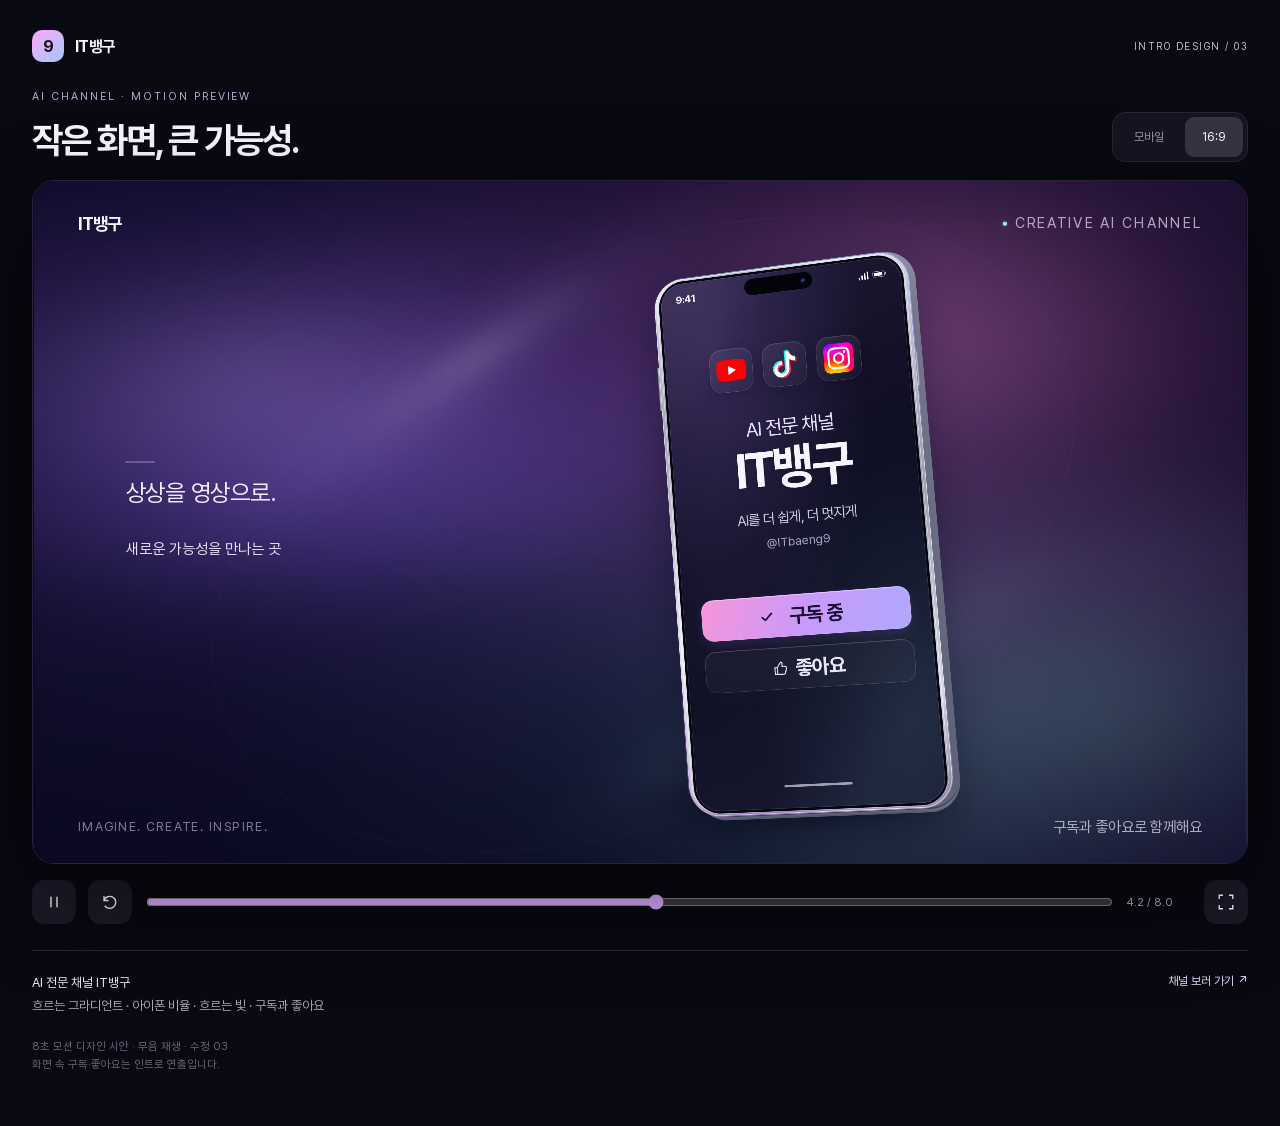
<file: index.html>
<!doctype html>
<html lang="ko">
<head>
<meta charset="utf-8"><meta name="viewport" content="width=device-width,initial-scale=1,viewport-fit=cover"><meta name="theme-color" content="#080911"><meta name="robots" content="noindex,nofollow"><meta name="description" content="AI 전문 채널 IT뱅구 — 3D 모바일 인트로 모션 디자인 미리보기"><title>IT뱅구 · 모바일 인트로</title>
<style>
@font-face{font-family:Pretendard;src:url('motion/assets/fonts/Pretendard-Regular.woff2') format('woff2');font-weight:400;font-display:swap}@font-face{font-family:Pretendard;src:url('motion/assets/fonts/Pretendard-Bold.woff2') format('woff2');font-weight:700;font-display:swap}*{box-sizing:border-box}body{margin:0;background:#080911;color:#f6f5ff;font-family:Pretendard,system-ui,sans-serif;-webkit-font-smoothing:antialiased}main{max-width:1320px;margin:0 auto;padding:30px 32px 40px}.masthead{display:flex;align-items:center;justify-content:space-between;gap:16px;margin-bottom:28px}.brand{display:flex;align-items:center;gap:11px;font-weight:700;font-size:16px;letter-spacing:-.04em}.brand-icon{width:32px;height:32px;border-radius:10px;display:grid;place-items:center;background:linear-gradient(140deg,#ffa8f6,#a2c8ff);color:#171024;font-weight:700}.edition{font-size:10px;letter-spacing:.15em;color:#c3bfce}.intro-label{font-size:11px;letter-spacing:.18em;color:#b9a9d7;margin:0 0 9px}.heading-row{display:flex;align-items:flex-end;justify-content:space-between;gap:14px;margin-bottom:18px}h1{font-size:clamp(24px,3.5vw,36px);font-weight:700;letter-spacing:-.05em;margin:0}.formats{display:flex;gap:4px;background:#141520;padding:4px;border:1px solid #272733;border-radius:13px}button,a{ -webkit-tap-highlight-color:transparent}button{font:inherit;cursor:pointer;border:0}button:focus-visible,a:focus-visible,input:focus-visible{outline:2px solid #e2b4ff;outline-offset:4px}.formats button{min-height:40px;padding:0 17px;background:none;color:#9a98ad;border-radius:9px;font-size:12px}.formats button[aria-pressed=true]{background:#383344;color:#fff}.viewport{width:100%;aspect-ratio:16/9;position:relative;overflow:hidden;border-radius:22px;background:#100b20;border:1px solid #2b213a;box-shadow:0 35px 100px #0007}.viewport[data-format=portrait]{aspect-ratio:1206/2622;max-width:520px;margin:0 auto}iframe{display:block;position:absolute;left:0;top:0;border:0;transform-origin:top left}.loading{position:absolute;inset:0;display:grid;place-content:center;color:#c6bfdb;font-size:14px;pointer-events:none}.viewport.ready .loading{display:none}.controls{max-width:100%;display:flex;gap:12px;align-items:center;padding-top:16px}.controls button{width:44px;height:44px;background:#1b1a28;color:#fff;border-radius:13px;display:grid;place-items:center;flex-shrink:0}.controls button:hover{background:#2e293d}.controls svg{width:18px;height:18px;stroke:currentColor;fill:none;stroke-width:1.8}input[type=range]{width:100%;accent-color:#dba7ff;height:30px;cursor:pointer}#clock{font-size:11px;font-variant-numeric:tabular-nums;color:#beb9cb;white-space:nowrap;min-width:65px}.details{display:flex;justify-content:space-between;align-items:flex-start;gap:22px;border-top:1px solid #252430;margin-top:26px;padding-top:20px}.details p{margin:0;color:#a8a4b9;font-size:13px;line-height:1.8}.details strong{color:#ebe8f6;font-weight:400}.channel{color:#e9d6fa;text-decoration:none;font-size:12px;line-height:1.8;white-space:nowrap;min-height:44px;display:flex;align-items:flex-start}.fine{color:#69677b;font-size:11px;margin-top:20px;line-height:1.7}.error{color:#ffb0d8}.sr-only{position:absolute;width:1px;height:1px;padding:0;margin:-1px;overflow:hidden;clip:rect(0,0,0,0);white-space:nowrap;border:0}@media(max-width:640px){main{padding:20px 16px max(26px,env(safe-area-inset-bottom))}.masthead{margin-bottom:22px}.edition{font-size:9px;letter-spacing:.08em}.heading-row{align-items:center;margin-bottom:16px}h1{font-size:24px}.formats button{padding:0 12px;font-size:11px;min-height:36px}.viewport{border-radius:18px}.details{margin-top:20px;gap:12px}.details p{font-size:12px}.channel{font-size:11px}.fine{margin-top:12px}.intro-label{font-size:9px} .controls{gap:10px}}
</style>
</head><body><main>
<header class="masthead"><div class="brand"><span class="brand-icon" aria-hidden="true">9</span>IT뱅구</div><span class="edition">INTRO DESIGN / 03</span></header>
<p class="intro-label">AI CHANNEL · MOTION PREVIEW</p><div class="heading-row"><h1>작은 화면, 큰 가능성.</h1><div class="formats" role="group" aria-label="화면 비율"><button id="portrait" aria-pressed="false">모바일</button><button id="wide" aria-pressed="false">16:9</button></div></div>
<div class="viewport" id="viewport"><div class="loading" id="loading">인트로를 불러오는 중…</div><iframe id="film" title="AI 전문 채널 IT뱅구 · 3D 모바일 인트로" scrolling="no"></iframe></div>
<div class="controls"><button id="toggle" aria-label="일시정지"><svg viewBox="0 0 24 24" aria-hidden="true"><path d="M8 5v14M16 5v14"/></svg></button><button id="replay" aria-label="처음부터 다시 재생"><svg viewBox="0 0 24 24" aria-hidden="true"><path d="M4 10a8 8 0 1 1 1 7M4 4v6h6"/></svg></button><label class="sr-only" for="scrub">재생 위치</label><input id="scrub" type="range" min="0" max="8" step=".01" value="0"><span id="clock">0.0 / 8.0</span><button id="fullscreen" aria-label="디자인 전체 화면"><svg viewBox="0 0 24 24" aria-hidden="true"><path d="M8 3H3v5M16 3h5v5M3 16v5h5M21 16v5h-5"/></svg></button></div>
<div class="details"><p><strong>AI 전문 채널 IT뱅구</strong><br>흐르는 그라디언트 · 아이폰 비율 · 흐르는 빛 · 구독과 좋아요</p><a class="channel" href="https://www.youtube.com/@ITbaeng9" target="_blank" rel="noopener noreferrer">채널 보러 가기 ↗</a></div>
<p class="fine">8초 모션 디자인 시안 · 무음 재생 · 수정 03<br>화면 속 구독·좋아요는 인트로 연출입니다.</p><noscript><p>모션 미리보기에는 JavaScript가 필요합니다.</p></noscript>
</main><script>
const frame=document.getElementById('film'),box=document.getElementById('viewport'),range=document.getElementById('scrub'),clock=document.getElementById('clock'),toggle=document.getElementById('toggle');
const reduce=matchMedia('(prefers-reduced-motion: reduce)').matches;let format='',timeline=null,time=reduce?5.8:0,playing=!reduce,previous=null;
function resize(){const w=format==='portrait'?1206:1920,h=format==='portrait'?2622:1080;frame.style.width=w+'px';frame.style.height=h+'px';const scale=Math.min(box.clientWidth/w,box.clientHeight/h);frame.style.transform='scale('+scale+')';frame.style.left=(box.clientWidth-w*scale)/2+'px';frame.style.top=(box.clientHeight-h*scale)/2+'px';}
function icon(){toggle.setAttribute('aria-label',playing?'일시정지':'재생');toggle.innerHTML=playing?'<svg viewBox="0 0 24 24" aria-hidden="true"><path d="M8 5v14M16 5v14"/></svg>':'<svg viewBox="0 0 24 24" aria-hidden="true"><path d="m9 5 10 7-10 7Z"/></svg>';}
function select(next){if(format===next)return;format=next;timeline=null;previous=null;box.classList.remove('ready');box.dataset.format=format;document.getElementById('portrait').setAttribute('aria-pressed',format==='portrait');document.getElementById('wide').setAttribute('aria-pressed',format==='wide');document.getElementById('loading').textContent='인트로를 불러오는 중…';frame.src='motion/'+(format==='portrait'?'portrait.html':'index.html')+'?rev=3';resize();}
frame.addEventListener('load',()=>{try{timeline=frame.contentWindow.__timelines?.[format==='portrait'?'portrait':'main'];if(!timeline)throw Error('timeline unavailable');timeline.pause();timeline.seek(time);box.classList.add('ready');}catch(e){document.getElementById('loading').innerHTML='<span class="error">미리보기를 불러오지 못했습니다. 새로고침해 주세요.</span>';}});
function render(stamp){if(previous!==null&&playing&&timeline&&!document.hidden){time+=(stamp-previous)/1000;if(time>8)time%=8;}previous=stamp;if(timeline)timeline.seek(time);range.value=time;clock.textContent=time.toFixed(1)+' / 8.0';requestAnimationFrame(render);}
toggle.addEventListener('click',()=>{playing=!playing;previous=null;icon();});document.getElementById('replay').addEventListener('click',()=>{time=0;playing=true;previous=null;icon();});range.addEventListener('input',()=>{time=Number(range.value);playing=false;icon();});document.getElementById('portrait').addEventListener('click',()=>select('portrait'));document.getElementById('wide').addEventListener('click',()=>select('wide'));document.getElementById('fullscreen').addEventListener('click',async()=>{try{if(!document.fullscreenElement&&box.requestFullscreen)await box.requestFullscreen();else if(document.fullscreenElement)await document.exitFullscreen();else{box.scrollIntoView({block:'center',behavior:'smooth'});}}catch{box.scrollIntoView({block:'center',behavior:'smooth'});}});document.addEventListener('visibilitychange',()=>{previous=null;});new ResizeObserver(resize).observe(box);icon();select(innerWidth<=640?'portrait':'wide');requestAnimationFrame(render);
</script></body></html>
</file>
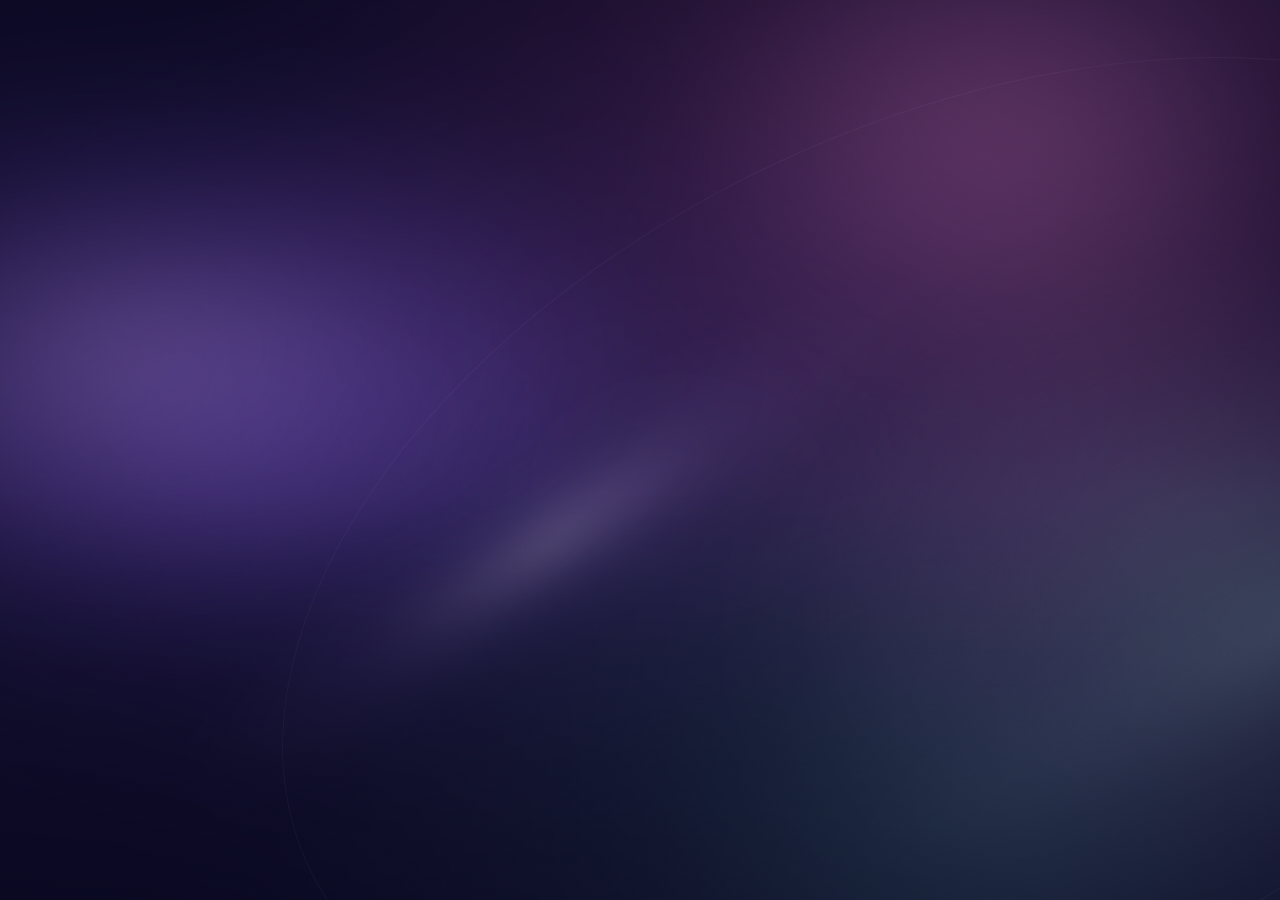
<file: motion/index.html>
<!doctype html>
<html lang="ko"><head><meta charset="utf-8"><meta name="viewport" content="width=1920, height=1080"><title>AI 전문 채널 IT뱅구 · 3D 모바일 인트로</title><link rel="stylesheet" href="motion.css?rev=3"><script src="assets/vendor/gsap.min.js"></script></head><body><div id="stage" class="" data-composition-id="main" data-start="0" data-duration="8" data-fps="30" data-width="1920" data-height="1080"><div class="ambient" aria-hidden="true"><div class="mesh" data-layout-allow-overflow></div><div class="aurora-field aurora-a" data-layout-ignore></div><div class="aurora-field aurora-b" data-layout-ignore></div><div class="ribbon-track ribbon-track-a" data-layout-ignore><div class="light-ribbon light-ribbon-a"></div></div><div class="ribbon-track ribbon-track-b" data-layout-ignore><div class="light-ribbon light-ribbon-b"></div></div><div class="ambient-vignette"></div><div class="atmosphere-line" data-layout-allow-overflow></div></div>
<div id="intro-scene" class="clip" data-start="0" data-duration="8" data-track-index="0">
<header class="frame-header"><strong>IT뱅구</strong><span class="header-tag"><i class="status-dot"></i>CREATIVE AI CHANNEL</span></header>
<div class="side-note"><span class="rule"></span><strong>상상을 영상으로.</strong><p>새로운 가능성을 만나는 곳</p></div>
<div class="hero-layout"><div class="phone-stage"><div class="phone-shadow"></div><div class="phone-float"><div class="device-frame" data-kind="phone" data-cutout="island" data-body="silver"><div class="device-back" aria-hidden="true"></div><div class="side-key" aria-hidden="true"></div><div class="side-key volume" aria-hidden="true"></div>
<div class="device-screen"><div class="screen-wash" aria-hidden="true"></div><div class="phone-status"><span>9:41</span><span class="status-icons" aria-hidden="true"><span class="signal"><i></i><i></i><i></i><i></i></span><span class="battery"></span></span></div>
<div class="screen-content"><div class="channel-mark" role="group" aria-label="유튜브 · 틱톡 · 인스타그램"><span class="social-tile youtube-tile"><img src="assets/social/youtube.svg" alt="YouTube" width="64" height="64"></span><span class="social-tile tiktok-tile"><img src="assets/social/tiktok.svg" alt="TikTok" width="64" height="64"></span><span class="social-tile instagram-tile"><img src="assets/social/instagram.svg" alt="Instagram" width="64" height="64"></span></div><div class="brand-lockup" aria-label="AI 전문 채널 IT뱅구"><span class="descriptor">AI 전문 채널</span><h1 class="channel-name">IT뱅구</h1></div><p class="channel-support">AI를 더 쉽게, 더 멋지게</p><p class="channel-handle">@ITbaeng9</p>
<div class="cta-stack"><div class="mock-button subscribe-button" role="img" aria-label="구독 버튼 모션 디자인"><span class="button-icon"><span class="play-icon"></span><span class="check-icon"><svg viewBox="0 0 32 32" fill="none" aria-hidden="true"><path d="M6 16.5l6.5 6L26 9" stroke="currentColor" stroke-width="3.6" stroke-linecap="round" stroke-linejoin="round"/></svg></span></span><span class="button-labels"><span class="subscribe-label">구독</span><span class="subscribed-label">구독 중</span></span><span class="touch-ring subscribe-touch"></span></div>
<div class="mock-button like-button" role="img" aria-label="좋아요 버튼 모션 디자인"><span class="button-icon thumb-icon"><svg viewBox="0 0 32 32" fill="none" aria-hidden="true"><path d="M10 14h-5v14h5m0-14 7-10c1.2-1.6 4.1-.5 3.8 1.7L20 12h6c2.3 0 3.7 1.9 3.1 4.2l-2.4 9.1A3.5 3.5 0 0 1 23.3 28H10V14Z" stroke="currentColor" stroke-width="2.3" stroke-linecap="round" stroke-linejoin="round"/></svg></span><span>좋아요</span><span class="touch-ring like-touch"></span></div></div><div class="phone-home" aria-hidden="true"></div></div><div class="glass-reflection" aria-hidden="true"></div></div><div class="device-cutout" aria-hidden="true"><span class="camera-lens"></span></div><div class="shimmer-mask" aria-hidden="true"></div><div class="rim-light" data-layout-ignore aria-hidden="true"></div></div></div></div></div>
<footer class="frame-footer"><span>IMAGINE. CREATE. INSPIRE.</span><span class="caption">구독과 좋아요로 함께해요</span></footer></div></div><script src="motion.js?rev=3"></script><script>window.__timelines=window.__timelines||{};window.__timelines["main"]=window.createIntroTimeline();window.__timelines["main"].seek(0);</script></body></html>
</file>
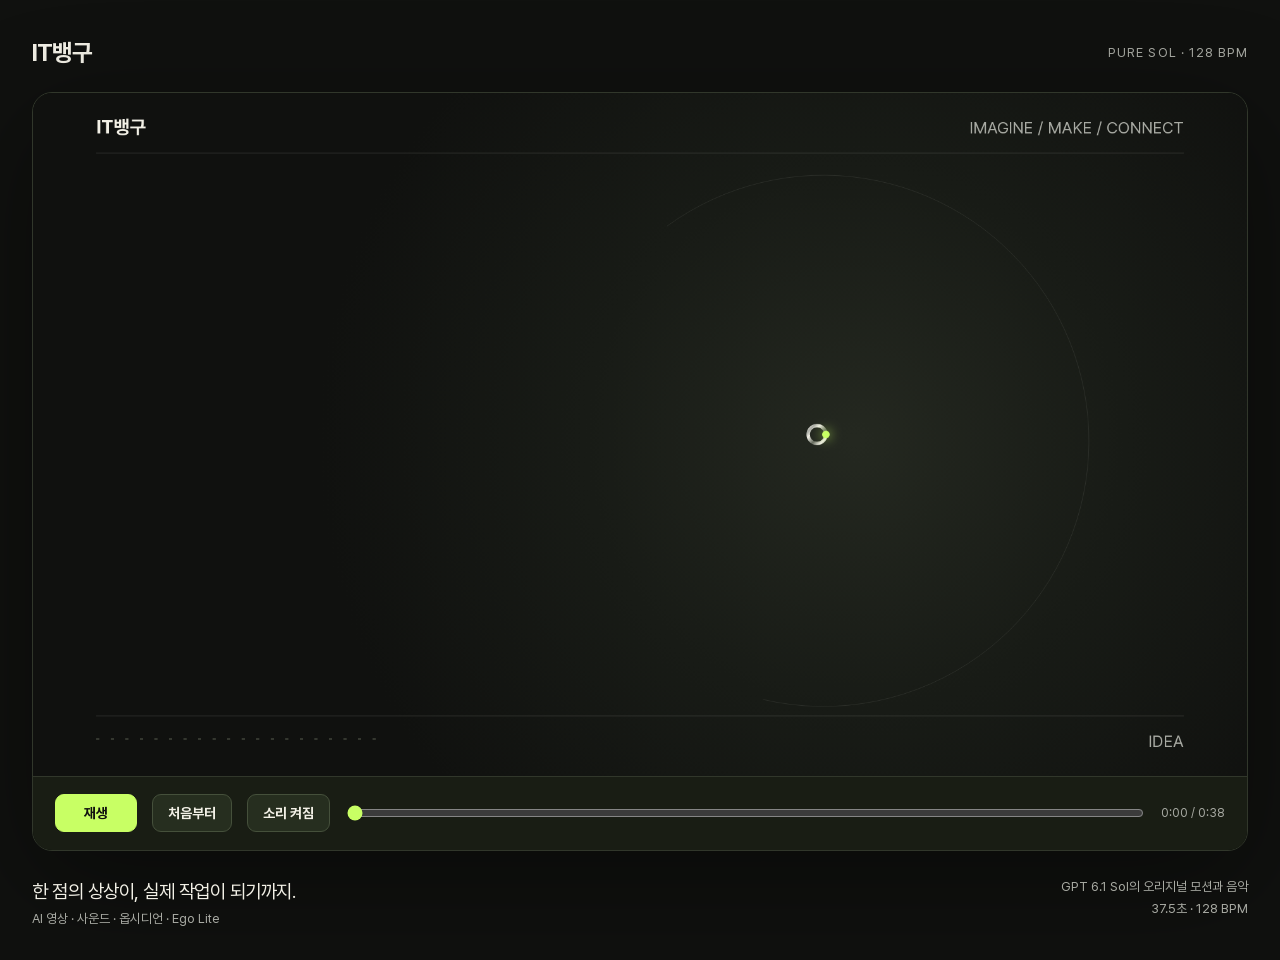
<file: pure-sol-128/index.html>
<!doctype html><html lang="ko"><head><meta charset="utf-8"><meta name="viewport" content="width=device-width,initial-scale=1"><meta name="theme-color" content="#10110f"><title>한 점의 상상 · IT뱅구</title><style>
@font-face{font-family:Pretendard;src:url('assets/fonts/Pretendard-Regular.woff2');font-weight:400;font-display:block}@font-face{font-family:Pretendard;src:url('assets/fonts/Pretendard-Bold.woff2');font-weight:700;font-display:block}
*{box-sizing:border-box}body{margin:0;min-height:100svh;background:#10110f;color:#f2f0e6;font-family:Pretendard,system-ui,sans-serif;display:flex;flex-direction:column;align-items:center;padding:38px 32px 30px}header{width:min(1240px,100%);display:flex;align-items:center;justify-content:space-between;margin-bottom:25px}header strong{font-size:24px;letter-spacing:-.045em}header span{color:#a8aaa3;font-size:13px;letter-spacing:.08em}.player{width:min(1400px,100%);background:#0a0c08;border:1px solid #31372b;border-radius:20px;overflow:hidden;box-shadow:0 30px 110px #0006}.screen{width:100%;aspect-ratio:16/9;overflow:hidden}canvas{display:block;width:100%;height:100%}.controls{display:flex;gap:15px;align-items:center;padding:17px 22px;min-height:74px;background:#191d14;border-top:1px solid #31372b}button{font:700 14px Pretendard;color:#f2f0e6;cursor:pointer;background:#262e1f;border:1px solid #45503b;border-radius:9px;padding:10px 15px;white-space:nowrap}button.primary{background:#c8ff64;color:#10110f;border-color:#c8ff64;min-width:82px}button:focus-visible,input:focus-visible{outline:2px solid #c8ff64;outline-offset:4px}.scrub{display:flex;align-items:center;gap:15px;flex:1;min-width:0}input[type=range]{width:100%;accent-color:#c8ff64;cursor:pointer}.time{font-size:12px;font-variant-numeric:tabular-nums;color:#a8aaa3;white-space:nowrap}footer{max-width:1240px;width:100%;margin-top:25px;display:flex;justify-content:space-between;gap:20px;color:#a8aaa3;font-size:13px;line-height:1.7}footer strong{display:block;color:#f2f0e6;font-size:19px;font-weight:400;letter-spacing:-.025em}.note{text-align:right}audio{display:none}@media(max-width:640px){body{padding:22px 12px 25px;justify-content:center}header{margin-bottom:17px;padding:0 7px}header strong{font-size:20px}header span{font-size:11px}.player{border-radius:12px}.controls{flex-wrap:wrap;gap:9px;padding:12px;min-height:96px}.scrub{order:3;flex-basis:100%;gap:9px}button{padding:9px 12px;font-size:12px}footer{padding:0 7px;display:block;margin-top:20px;font-size:12px}.note{text-align:left;margin-top:14px}footer strong{font-size:17px}}</style></head><body><header><strong>IT뱅구</strong><span>PURE SOL · 128 BPM</span></header><main class="player" aria-label="IT뱅구 모션 필름"><div class="screen"><canvas id="film" width="1920" height="1080" aria-label="한 점이 선, 도형, 휴대폰, 글자로 이어지는 IT뱅구 영상"></canvas></div><div class="controls"><button class="primary" id="play" type="button">재생</button><button id="restart" type="button">처음부터</button><button id="sound" type="button" aria-pressed="true">소리 켜짐</button><div class="scrub"><input id="seek" type="range" min="0" max="37.5" step="0.01" value="0" aria-label="재생 위치"><span class="time" id="time">0:00 / 0:38</span></div></div></main><footer><div><strong>한 점의 상상이, 실제 작업이 되기까지.</strong>AI 영상 · 사운드 · 옵시디언 · Ego Lite</div><div class="note">GPT 6.1 Sol의 오리지널 모션과 음악<br>37.5초 · 128 BPM</div></footer><audio id="master" src="audio/master.mp3" preload="auto"></audio><script src="film.js"></script><script>
(()=>{const audio=document.getElementById('master'),play=document.getElementById('play'),restart=document.getElementById('restart'),sound=document.getElementById('sound'),seek=document.getElementById('seek'),time=document.getElementById('time');let raf=0;const fmt=t=>'0:'+String(Math.floor(t)).padStart(2,'0');function paint(){cancelAnimationFrame(raf);raf=0;const t=Math.min(37.5,audio.currentTime);window.renderFrame(t);seek.value=t;time.textContent=fmt(t)+' / 0:38';if(!audio.paused)raf=requestAnimationFrame(paint)}function pause(){audio.pause();cancelAnimationFrame(raf);play.textContent='재생';paint()}async function start(){await window.filmReady;if(audio.currentTime>=37.4)audio.currentTime=0;await audio.play();play.textContent='일시정지';cancelAnimationFrame(raf);paint()}play.addEventListener('click',()=>audio.paused?start():pause());restart.addEventListener('click',()=>{audio.currentTime=0;paint();start()});sound.addEventListener('click',()=>{audio.muted=!audio.muted;sound.textContent=audio.muted?'소리 꺼짐':'소리 켜짐';sound.setAttribute('aria-pressed',String(!audio.muted))});seek.addEventListener('input',()=>{audio.currentTime=Number(seek.value);paint()});audio.addEventListener('ended',()=>{pause();window.renderFrame(37.5);seek.value=37.5});document.addEventListener('keydown',e=>{if(e.target.tagName==='INPUT')return;if(e.code==='Space'){e.preventDefault();audio.paused?start():pause()}if(e.code==='ArrowRight'){audio.currentTime=Math.min(37.49,audio.currentTime+2);paint()}if(e.code==='ArrowLeft'){audio.currentTime=Math.max(0,audio.currentTime-2);paint()}});document.addEventListener('visibilitychange',()=>{if(document.hidden)pause()});window.filmReady.then(paint);})();
</script></body></html>
</file>
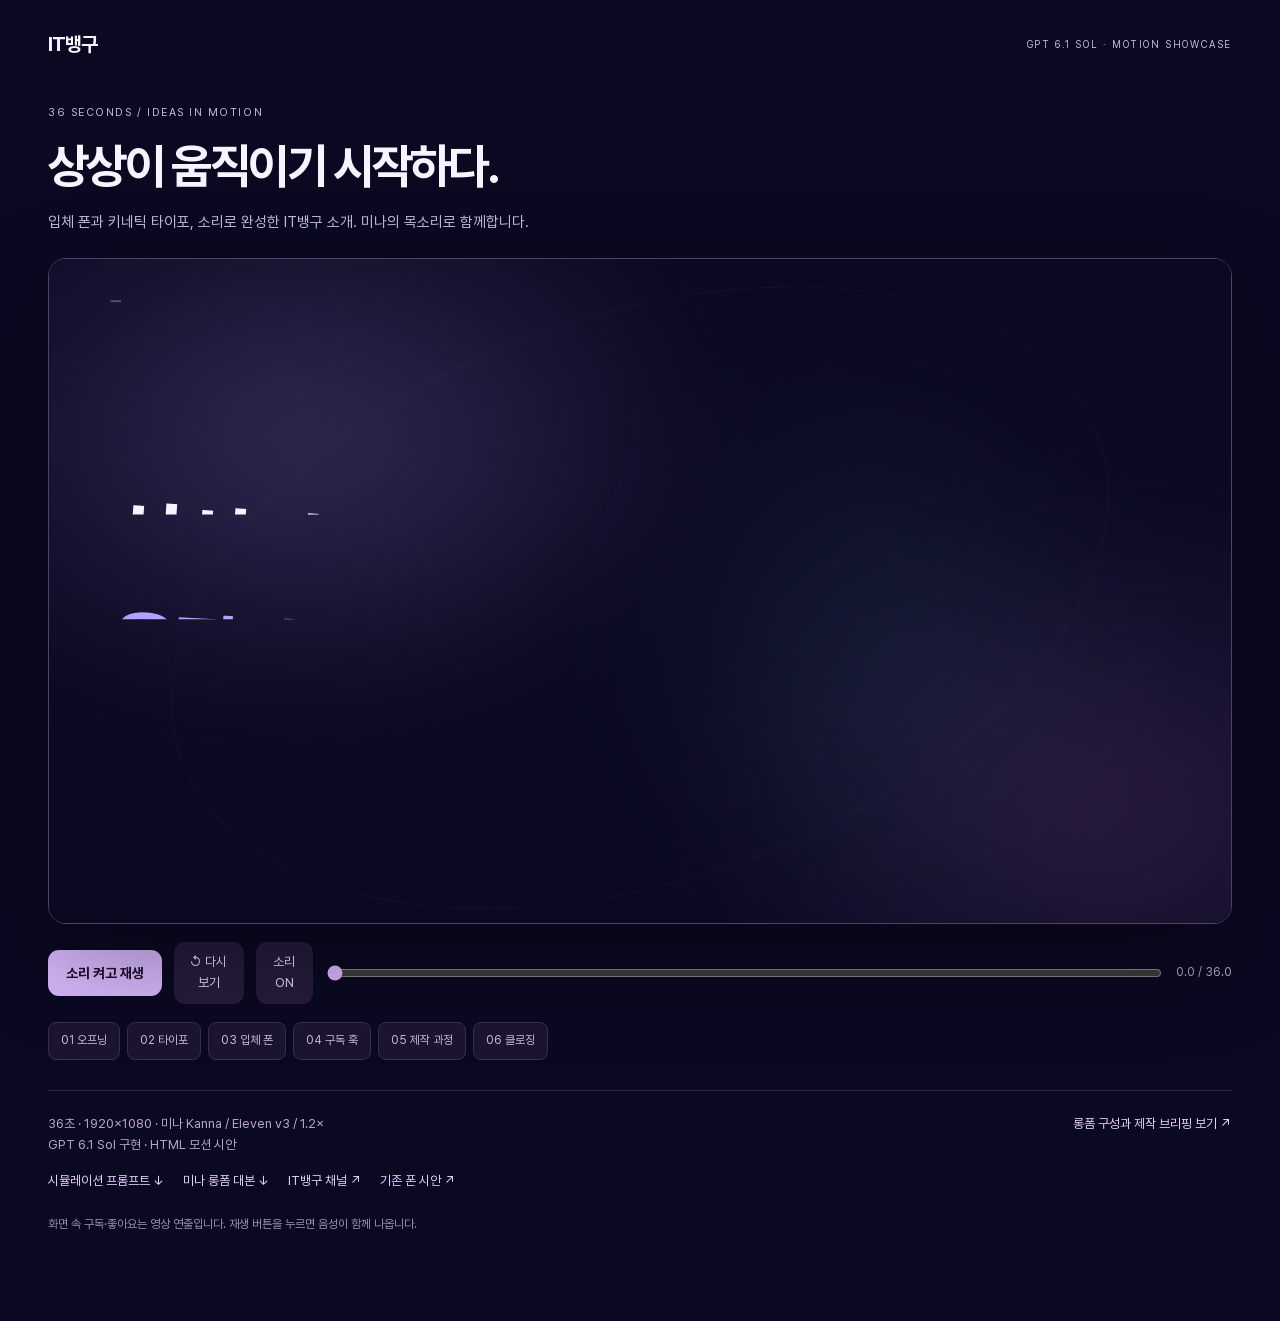
<file: showcase/index.html>
<!doctype html><html lang="ko"><head><meta charset="utf-8"><meta name="viewport" content="width=device-width,initial-scale=1"><title>IT뱅구 · GPT 6.1 Sol 모션그래픽 시연</title><style>
@font-face{font-family:Pretendard;src:url(assets/fonts/Pretendard-Regular.woff2);font-weight:400}@font-face{font-family:Pretendard;src:url(assets/fonts/Pretendard-Bold.woff2);font-weight:700}*{box-sizing:border-box}body{margin:0;background:#0b0922;color:#f8f4ff;font-family:Pretendard,system-ui,sans-serif;line-height:1.6}main{max-width:1240px;margin:auto;padding:28px 28px 64px}header{display:flex;justify-content:space-between;gap:20px;align-items:center;margin-bottom:38px}header strong{font-size:20px;letter-spacing:-.05em}header span{font-size:10px;letter-spacing:.16em;color:#c9b5e5}.kicker{font-size:11px;letter-spacing:.14em;color:#c9b5e5}h1{font-size:clamp(27px,4.5vw,48px);line-height:1.2;letter-spacing:-.055em;margin:14px 0 13px}.intro{color:#c6b9d9;font-size:15px;margin-bottom:24px}.viewport{position:relative;width:100%;aspect-ratio:16/9;overflow:hidden;border-radius:18px;background:#100d29;border:1px solid #514165;box-shadow:0 35px 100px #0005}iframe{width:1920px;height:1080px;border:0;position:absolute;transform-origin:top left}.loading{position:absolute;inset:0;display:grid;place-content:center;color:#d4bddf;pointer-events:none}.viewport.ready .loading{display:none}.controls{display:flex;align-items:center;gap:12px;margin:18px 0}button,a{-webkit-tap-highlight-color:transparent}button{font:inherit;cursor:pointer;border:0}button:focus-visible,a:focus-visible,input:focus-visible{outline:2px solid #cdb0ff;outline-offset:4px}#play{background:#d5b6fa;color:#1b0e2c;font-weight:700;border-radius:11px;min-height:46px;padding:10px 18px;white-space:nowrap;font-size:14px}#replay,#sound{background:#251c3c;color:#e6d6f9;min-height:46px;border-radius:11px;padding:10px 13px;font-size:13px}input{width:100%;accent-color:#d5b6fa;min-width:0}#clock{font-size:12px;font-variant-numeric:tabular-nums;white-space:nowrap;color:#b5a5c7}.chapters{display:flex;flex-wrap:wrap;gap:7px}.chapters button{font-size:12px;min-height:38px;background:#1c1530;color:#cbb8e3;border:1px solid #3b2c52;border-radius:8px;padding:7px 12px}.description{border-top:1px solid #332642;margin-top:30px;padding-top:23px;display:flex;justify-content:space-between;gap:20px}.description p{font-size:13px;color:#b7a6c9;margin:0}.description a,.links a{color:#e4cffa;font-size:13px;text-decoration:none}.links{display:flex;gap:18px;flex-wrap:wrap;margin-top:16px}.small{font-size:12px;color:#a08db4;margin:23px 0}.error{color:#ffb0ce}@media(max-width:640px){main{padding:22px 16px 46px}header{margin-bottom:30px}header span{font-size:9px}.controls{flex-wrap:wrap;gap:8px}#play{flex:1}#replay,#sound{font-size:12px}input{flex-basis:75%;flex-grow:1}#clock{font-size:11px}.description{flex-direction:column;gap:12px}.viewport{border-radius:12px}.intro{font-size:13px}.chapters button{font-size:11px;padding:7px 9px}}
</style></head><body><main><header><strong>IT뱅구</strong><span>GPT 6.1 SOL · MOTION SHOWCASE</span></header><span class="kicker">36 SECONDS / IDEAS IN MOTION</span><h1>상상이 움직이기 시작하다.</h1><p class="intro">입체 폰과 키네틱 타이포, 소리로 완성한 IT뱅구 소개. 미나의 목소리로 함께합니다.</p><div class="viewport" id="viewport"><iframe id="film" src="composition.html?rev=1" title="36초 IT뱅구 소개 모션그래픽" allow="autoplay;fullscreen" scrolling="no"></iframe><div class="loading" id="loading">모션을 준비하고 있습니다…</div></div><div class="controls"><button id="play" disabled>소리 켜고 재생</button><button id="replay" aria-label="처음부터 다시 재생">↺ 다시 보기</button><button id="sound" aria-label="소리 끄기">소리 ON</button><input id="seek" type="range" min="0" max="36" step="0.033333" value="0" aria-label="영상 재생 위치"><span id="clock">0.0 / 36.0</span></div><div class="chapters" aria-label="장면 선택"><button data-time="0">01 오프닝</button><button data-time="5">02 타이포</button><button data-time="11">03 입체 폰</button><button data-time="17">04 구독 훅</button><button data-time="22">05 제작 과정</button><button data-time="29">06 클로징</button></div><div class="description"><p>36초 · 1920×1080 · 미나 Kanna / Eleven v3 / 1.2×<br>GPT 6.1 Sol 구현 · HTML 모션 시안</p><a href="briefing.html">롱폼 구성과 제작 브리핑 보기 ↗</a></div><div class="links"><a href="simulation-prompt.md" download>시뮬레이션 프롬프트 ↓</a><a href="longform-mina-script.md" download>미나 롱폼 대본 ↓</a><a href="https://www.youtube.com/@ITbaeng9" target="_blank" rel="noopener">IT뱅구 채널 ↗</a><a href="../">기존 폰 시안 ↗</a></div><p class="small">화면 속 구독·좋아요는 영상 연출입니다. 재생 버튼을 누르면 음성이 함께 나옵니다.</p></main><script>
const frame=document.getElementById('film'),box=document.getElementById('viewport'),play=document.getElementById('play'),range=document.getElementById('seek'),clock=document.getElementById('clock'),sound=document.getElementById('sound');let ready=false,playing=false,muted=false;
function send(action,more={}){frame.contentWindow.postMessage({source:'hf-parent',type:'control',action,...more},location.origin)}
function resize(){const s=box.clientWidth/1920;frame.style.transform='scale('+s+')';frame.style.top=(box.clientHeight-1080*s)/2+'px'}
new ResizeObserver(resize).observe(box);resize();
function readyState(){ready=true;play.disabled=false;box.classList.add('ready');}
window.addEventListener('message',e=>{if(e.source!==frame.contentWindow||e.origin!==location.origin||e.data?.source!=='hf-preview')return;const d=e.data;if(d.type==='ready'||d.type==='timeline'){readyState();}if(d.type==='state'){playing=!!d.isPlaying;play.textContent=playing?'일시정지':'소리 켜고 재생';range.value=Math.min(36,Number(d.currentTime)||0);clock.textContent=(Number(d.currentTime)||0).toFixed(1)+' / 36.0';if(d.ended)play.textContent='다시 재생';}if(d.type==='diagnostic'&&d.code==='media.autoplay-blocked'){document.getElementById('loading').textContent='재생 버튼을 한 번 더 눌러주세요.';}});
frame.addEventListener('load',()=>{const check=()=>{try{if(frame.contentWindow.__playerReady){readyState();send('pause');send('seek',{timeSeconds:0});}}catch{}};check();setTimeout(check,700);});
play.onclick=()=>{if(!ready)return;if(playing){send('pause');return;}if(Number(range.value)>=35.9)send('seek',{timeSeconds:0});send('set-muted',{muted});send('play');};
document.getElementById('replay').onclick=()=>{if(!ready)return;send('seek',{timeSeconds:0});send('set-muted',{muted});send('play');};
sound.onclick=()=>{muted=!muted;send('set-muted',{muted});sound.textContent=muted?'소리 OFF':'소리 ON';sound.setAttribute('aria-label',muted?'소리 켜기':'소리 끄기');};
range.oninput=()=>{send('pause');send('seek',{timeSeconds:Number(range.value)});clock.textContent=Number(range.value).toFixed(1)+' / 36.0';};
document.querySelectorAll('[data-time]').forEach(b=>b.onclick=()=>{send('pause');send('seek',{timeSeconds:Number(b.dataset.time)});});document.addEventListener('visibilitychange',()=>{if(document.hidden&&ready)send('pause');});
</script></body></html>
</file>
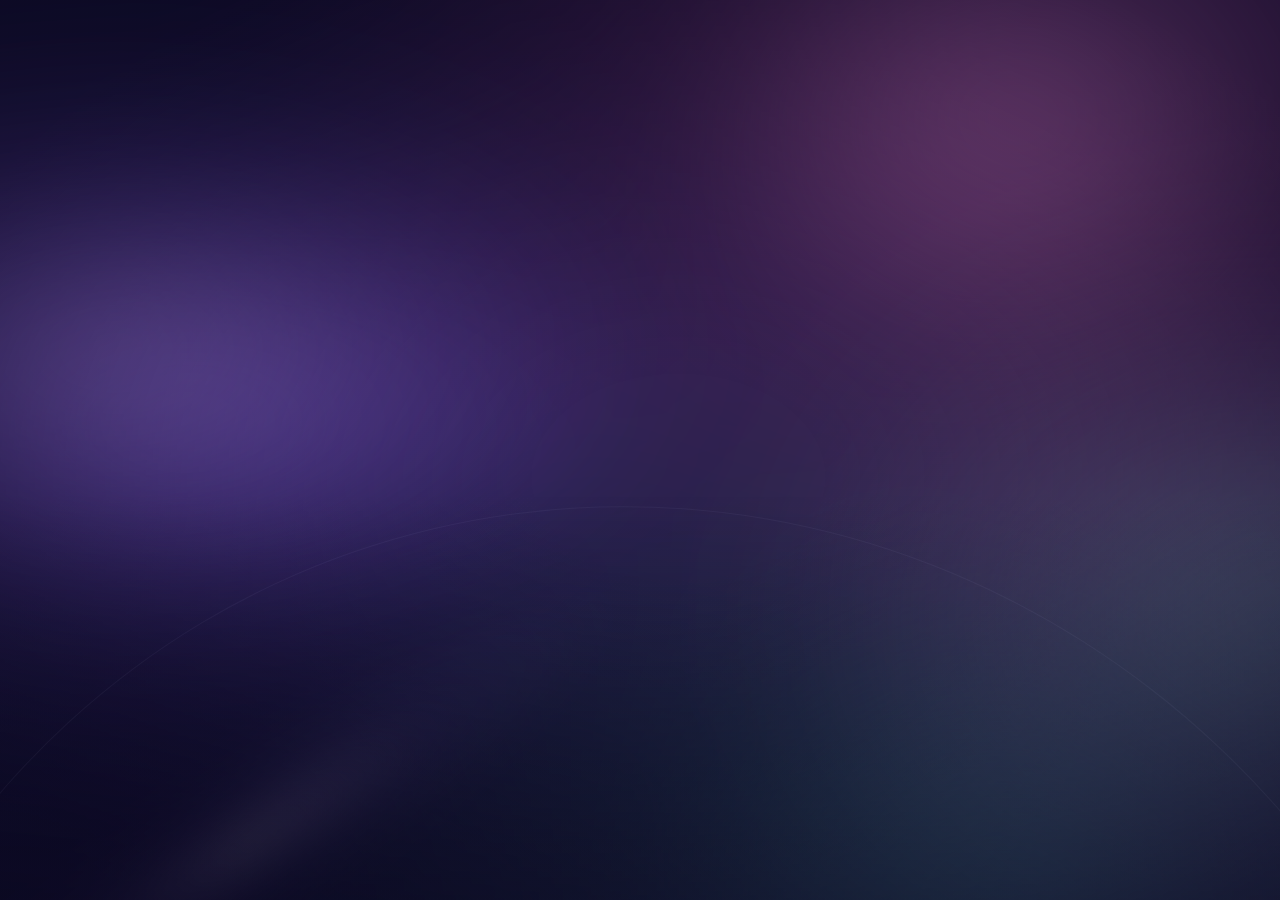
<file: motion/portrait.html>
<!doctype html>
<html lang="ko"><head><meta charset="utf-8"><meta name="viewport" content="width=1206, height=2622"><title>AI 전문 채널 IT뱅구 · 3D 모바일 인트로</title><link rel="stylesheet" href="motion.css?rev=3"><script src="assets/vendor/gsap.min.js"></script></head><body><div id="stage" class="portrait" data-composition-id="portrait" data-start="0" data-duration="8" data-fps="30" data-width="1206" data-height="2622"><div class="ambient" aria-hidden="true"><div class="mesh" data-layout-allow-overflow></div><div class="aurora-field aurora-a" data-layout-ignore></div><div class="aurora-field aurora-b" data-layout-ignore></div><div class="ribbon-track ribbon-track-a" data-layout-ignore><div class="light-ribbon light-ribbon-a"></div></div><div class="ribbon-track ribbon-track-b" data-layout-ignore><div class="light-ribbon light-ribbon-b"></div></div><div class="ambient-vignette"></div><div class="atmosphere-line" data-layout-allow-overflow></div></div>
<div id="intro-scene" class="clip" data-start="0" data-duration="8" data-track-index="0">
<header class="frame-header"><strong>IT뱅구</strong><span class="header-tag"><i class="status-dot"></i>CREATIVE AI CHANNEL</span></header>
<div class="side-note"><span class="rule"></span><strong>상상을 영상으로.</strong><p>새로운 가능성을 만나는 곳</p></div>
<div class="hero-layout"><div class="phone-stage"><div class="phone-shadow"></div><div class="phone-float"><div class="device-frame" data-kind="phone" data-cutout="island" data-body="silver"><div class="device-back" aria-hidden="true"></div><div class="side-key" aria-hidden="true"></div><div class="side-key volume" aria-hidden="true"></div>
<div class="device-screen"><div class="screen-wash" aria-hidden="true"></div><div class="phone-status"><span>9:41</span><span class="status-icons" aria-hidden="true"><span class="signal"><i></i><i></i><i></i><i></i></span><span class="battery"></span></span></div>
<div class="screen-content"><div class="channel-mark" role="group" aria-label="유튜브 · 틱톡 · 인스타그램"><span class="social-tile youtube-tile"><img src="assets/social/youtube.svg" alt="YouTube" width="64" height="64"></span><span class="social-tile tiktok-tile"><img src="assets/social/tiktok.svg" alt="TikTok" width="64" height="64"></span><span class="social-tile instagram-tile"><img src="assets/social/instagram.svg" alt="Instagram" width="64" height="64"></span></div><div class="brand-lockup" aria-label="AI 전문 채널 IT뱅구"><span class="descriptor">AI 전문 채널</span><h1 class="channel-name">IT뱅구</h1></div><p class="channel-support">AI를 더 쉽게, 더 멋지게</p><p class="channel-handle">@ITbaeng9</p>
<div class="cta-stack"><div class="mock-button subscribe-button" role="img" aria-label="구독 버튼 모션 디자인"><span class="button-icon"><span class="play-icon"></span><span class="check-icon"><svg viewBox="0 0 32 32" fill="none" aria-hidden="true"><path d="M6 16.5l6.5 6L26 9" stroke="currentColor" stroke-width="3.6" stroke-linecap="round" stroke-linejoin="round"/></svg></span></span><span class="button-labels"><span class="subscribe-label">구독</span><span class="subscribed-label">구독 중</span></span><span class="touch-ring subscribe-touch"></span></div>
<div class="mock-button like-button" role="img" aria-label="좋아요 버튼 모션 디자인"><span class="button-icon thumb-icon"><svg viewBox="0 0 32 32" fill="none" aria-hidden="true"><path d="M10 14h-5v14h5m0-14 7-10c1.2-1.6 4.1-.5 3.8 1.7L20 12h6c2.3 0 3.7 1.9 3.1 4.2l-2.4 9.1A3.5 3.5 0 0 1 23.3 28H10V14Z" stroke="currentColor" stroke-width="2.3" stroke-linecap="round" stroke-linejoin="round"/></svg></span><span>좋아요</span><span class="touch-ring like-touch"></span></div></div><div class="phone-home" aria-hidden="true"></div></div><div class="glass-reflection" aria-hidden="true"></div></div><div class="device-cutout" aria-hidden="true"><span class="camera-lens"></span></div><div class="shimmer-mask" aria-hidden="true"></div><div class="rim-light" data-layout-ignore aria-hidden="true"></div></div></div></div></div>
<footer class="frame-footer"><span>IMAGINE. CREATE. INSPIRE.</span><span class="caption">구독과 좋아요로 함께해요</span></footer></div></div><script src="motion.js?rev=3"></script><script>window.__timelines=window.__timelines||{};window.__timelines["portrait"]=window.createIntroTimeline();window.__timelines["portrait"].seek(0);</script></body></html>
</file>
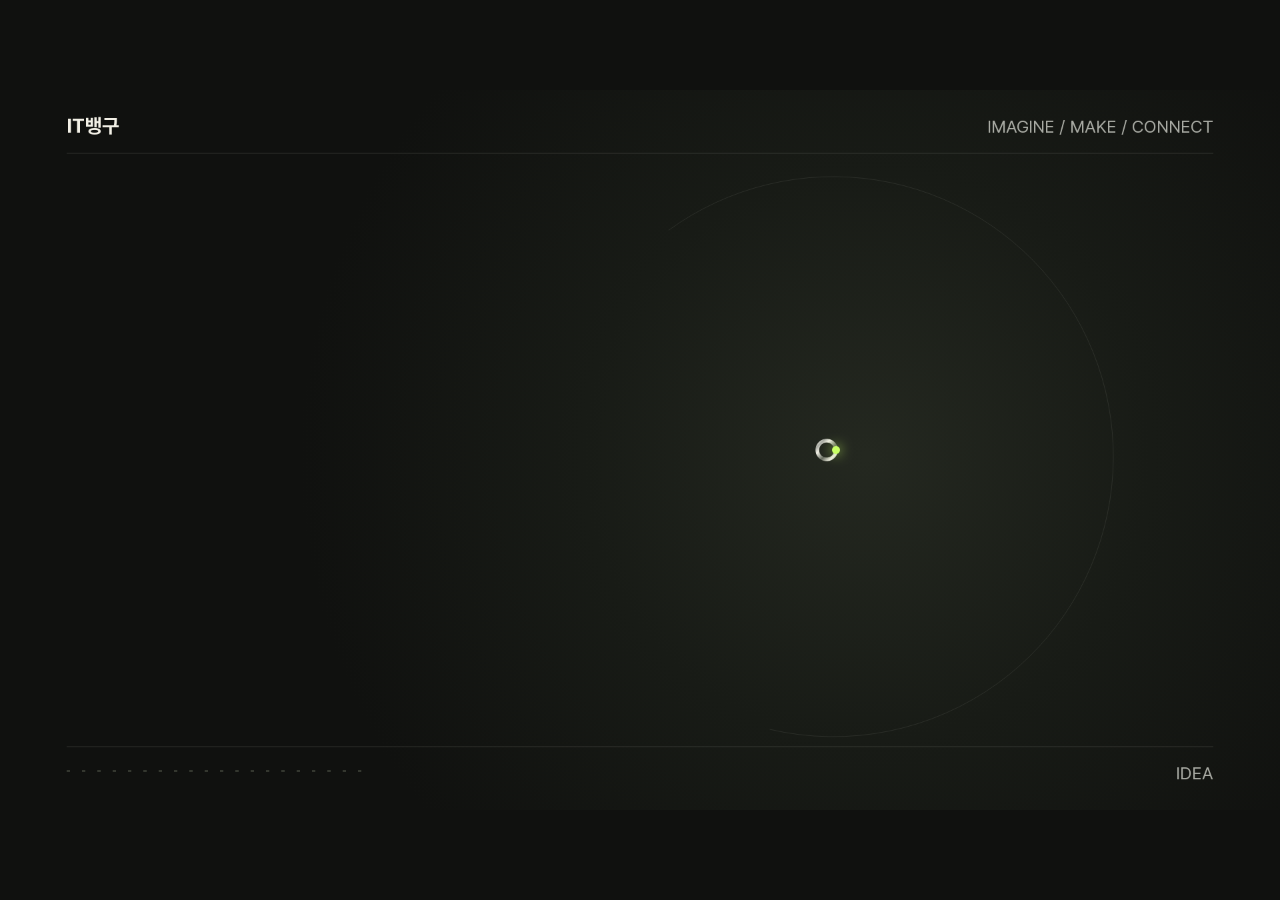
<file: pure-sol-128/film.html>
<!doctype html><html lang="ko"><head><meta charset="utf-8"><meta name="viewport" content="width=device-width,initial-scale=1"><title>PURE SOL · IT뱅구</title><style>@font-face{font-family:Pretendard;src:url('assets/fonts/Pretendard-Bold.woff2');font-weight:700;font-display:block}@font-face{font-family:Pretendard;src:url('assets/fonts/Pretendard-Regular.woff2');font-weight:400;font-display:block}*{box-sizing:border-box}html,body{margin:0;background:#10110f;width:100%;height:100%;overflow:hidden}canvas{display:block;width:100%;height:100%;object-fit:contain}</style></head><body><canvas id="film" width="1920" height="1080"></canvas><script src="film.js"></script></body></html>
</file>
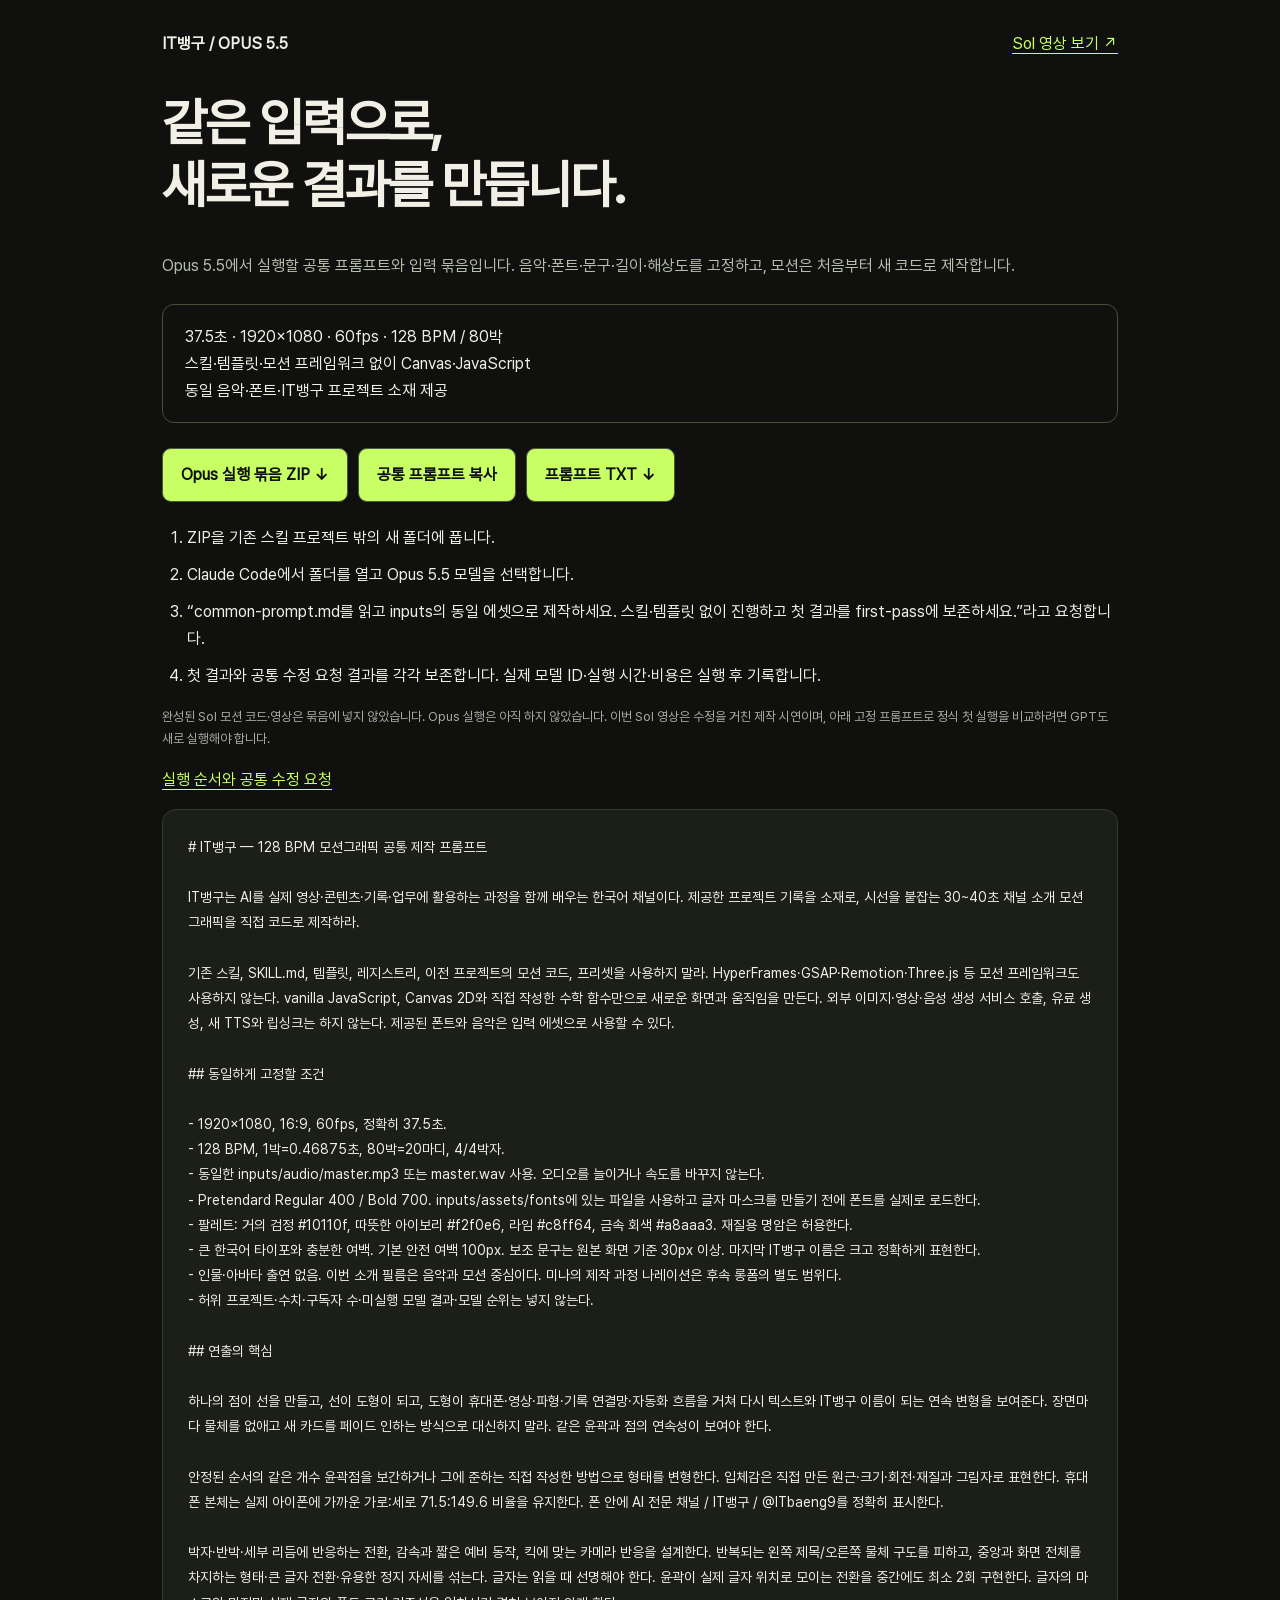
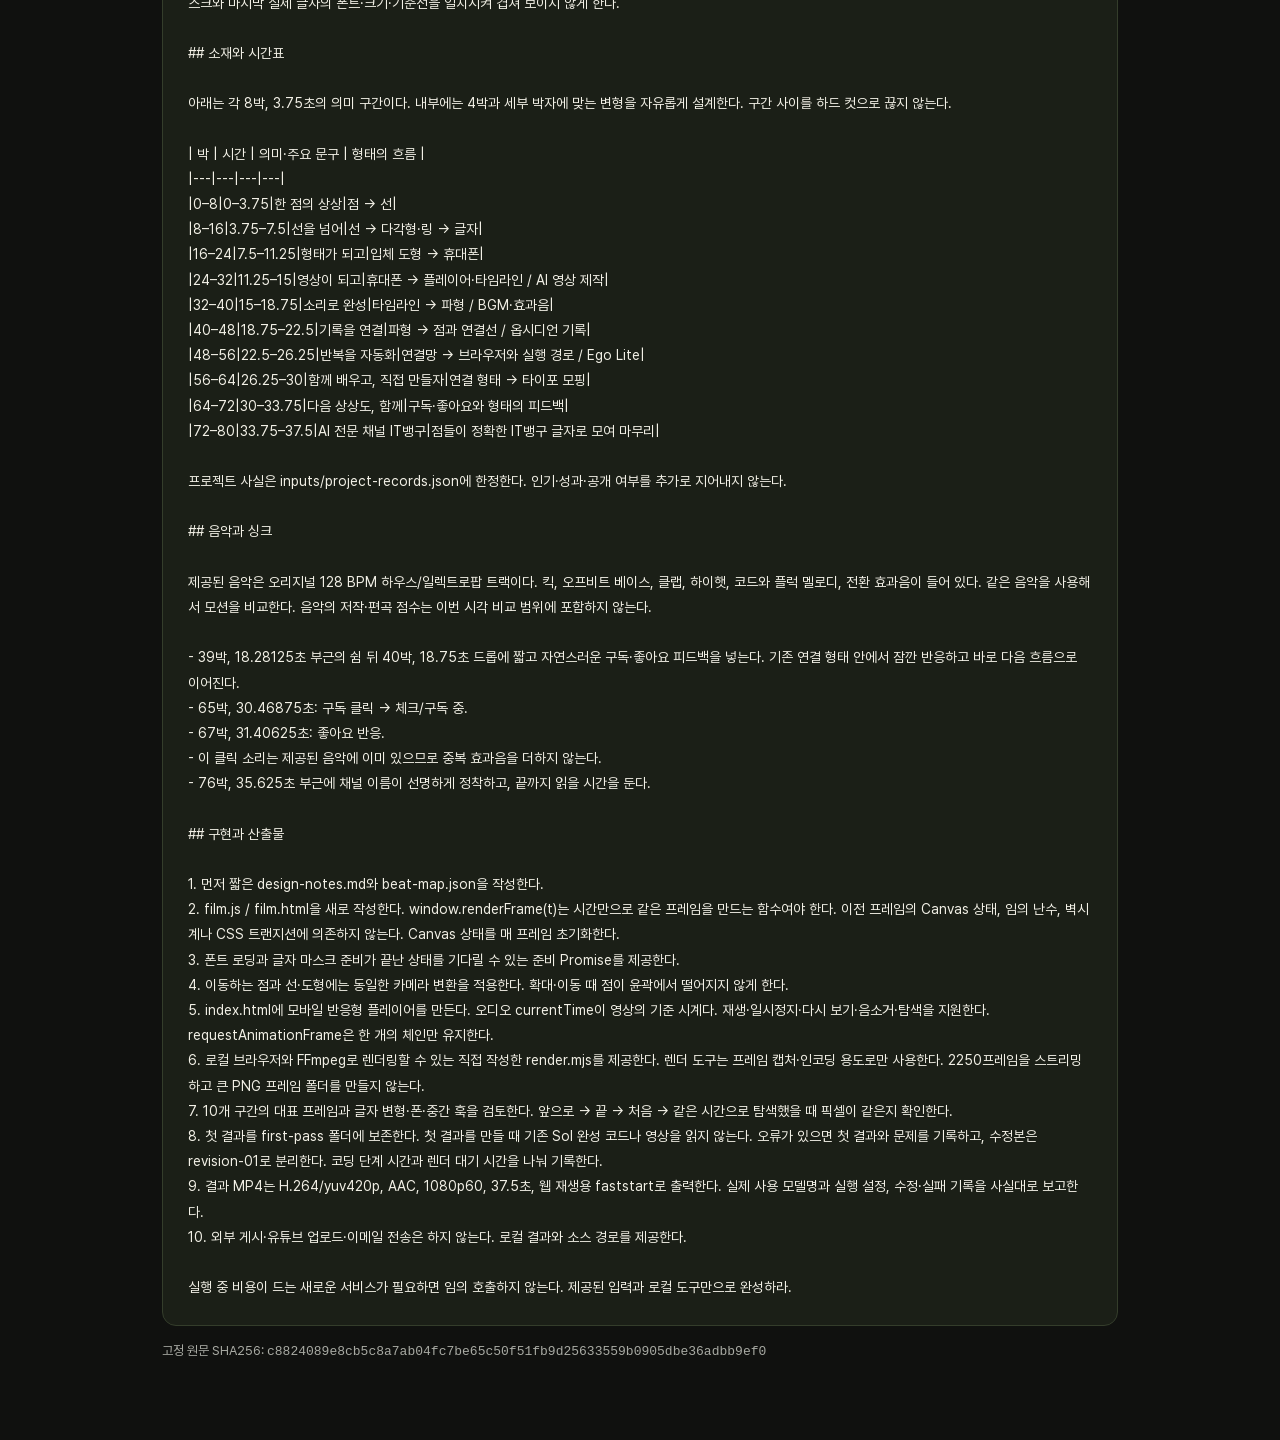
<file: pure-sol-128/opus55.html>
<!doctype html><html lang="ko"><meta charset="utf-8"><meta name="viewport" content="width=device-width,initial-scale=1"><title>IT뱅구 · Opus 5.5 실행 준비</title><style>@font-face{font-family:PD;src:url(assets/fonts/Pretendard-Regular.woff2)}*{box-sizing:border-box}body{margin:0;background:#10110f;color:#f2f0e6;font-family:PD,system-ui;line-height:1.7}main{max-width:1000px;margin:auto;padding:30px 22px 65px}nav{display:flex;justify-content:space-between;gap:20px;margin-bottom:34px}a{color:#c8ff64;text-underline-offset:4px}h1{font-size:clamp(31px,5vw,52px);line-height:1.2;letter-spacing:-.04em}.lead{color:#b5bdab}.spec{border:1px solid #45503b;border-radius:12px;padding:18px 22px;margin:25px 0}.actions{display:flex;flex-wrap:wrap;gap:10px;margin:22px 0}button,.button{font:inherit;display:inline-block;padding:12px 18px;border:1px solid #4c593e;border-radius:9px;background:#c8ff64;color:#10110f;cursor:pointer;text-decoration:none;font-weight:700}pre{white-space:pre-wrap;overflow-wrap:anywhere;font:14px/1.8 PD,system-ui;background:#1b1f17;border:1px solid #343d2b;border-radius:14px;padding:25px}.note{color:#a8aaa3;font-size:13px}.steps{padding-left:25px}.steps li{margin:10px 0}code{overflow-wrap:anywhere}@media(max-width:600px){main{padding:25px 16px 45px}pre{padding:17px;font-size:13px}.button,button{font-size:13px}.spec{padding:16px}}</style><main><nav><strong>IT뱅구 / OPUS 5.5</strong><a href="watch.html">Sol 영상 보기 ↗</a></nav><h1>같은 입력으로,<br>새로운 결과를 만듭니다.</h1><p class="lead">Opus 5.5에서 실행할 공통 프롬프트와 입력 묶음입니다. 음악·폰트·문구·길이·해상도를 고정하고, 모션은 처음부터 새 코드로 제작합니다.</p><div class="spec">37.5초 · 1920×1080 · 60fps · 128 BPM / 80박<br>스킬·템플릿·모션 프레임워크 없이 Canvas·JavaScript<br>동일 음악·폰트·IT뱅구 프로젝트 소재 제공</div><div class="actions"><a class="button" href="itbaeng9-opus55-comparison-kit.zip" download>Opus 실행 묶음 ZIP ↓</a><button id="copy">공통 프롬프트 복사</button><a class="button" href="comparison/opus55-ready-prompt.txt" download>프롬프트 TXT ↓</a></div><p id="copyStatus" aria-live="polite"></p><ol class="steps"><li>ZIP을 기존 스킬 프로젝트 밖의 새 폴더에 풉니다.</li><li>Claude Code에서 폴더를 열고 Opus 5.5 모델을 선택합니다.</li><li>“common-prompt.md를 읽고 inputs의 동일 에셋으로 제작하세요. 스킬·템플릿 없이 진행하고 첫 결과를 first-pass에 보존하세요.”라고 요청합니다.</li><li>첫 결과와 공통 수정 요청 결과를 각각 보존합니다. 실제 모델 ID·실행 시간·비용은 실행 후 기록합니다.</li></ol><p class="note">완성된 Sol 모션 코드·영상은 묶음에 넣지 않았습니다. Opus 실행은 아직 하지 않았습니다. 이번 Sol 영상은 수정을 거친 제작 시연이며, 아래 고정 프롬프트로 정식 첫 실행을 비교하려면 GPT도 새로 실행해야 합니다.</p><p><a href="comparison/README-KO.md">실행 순서와 공통 수정 요청</a></p><pre id="prompt">공통 프롬프트를 불러오는 중…</pre><p class="note">고정 원문 SHA256: <code id="hash"></code></p></main><script>Promise.all([fetch('comparison/common-prompt.md').then(r=>{if(!r.ok)throw Error();return r.text()}),fetch('comparison/manifest.json').then(r=>r.json())]).then(([t,m])=>{document.getElementById('prompt').textContent=t;document.getElementById('hash').textContent=m.prompt_sha256}).catch(()=>document.getElementById('prompt').textContent='프롬프트 TXT 또는 ZIP 다운로드로 확인해 주세요.');document.getElementById('copy').onclick=async()=>{try{await navigator.clipboard.writeText(document.getElementById('prompt').textContent);document.getElementById('copyStatus').textContent='공통 프롬프트를 복사했습니다.'}catch{document.getElementById('copyStatus').textContent='프롬프트 TXT 다운로드를 이용해 주세요.'}};</script></html>
</file>
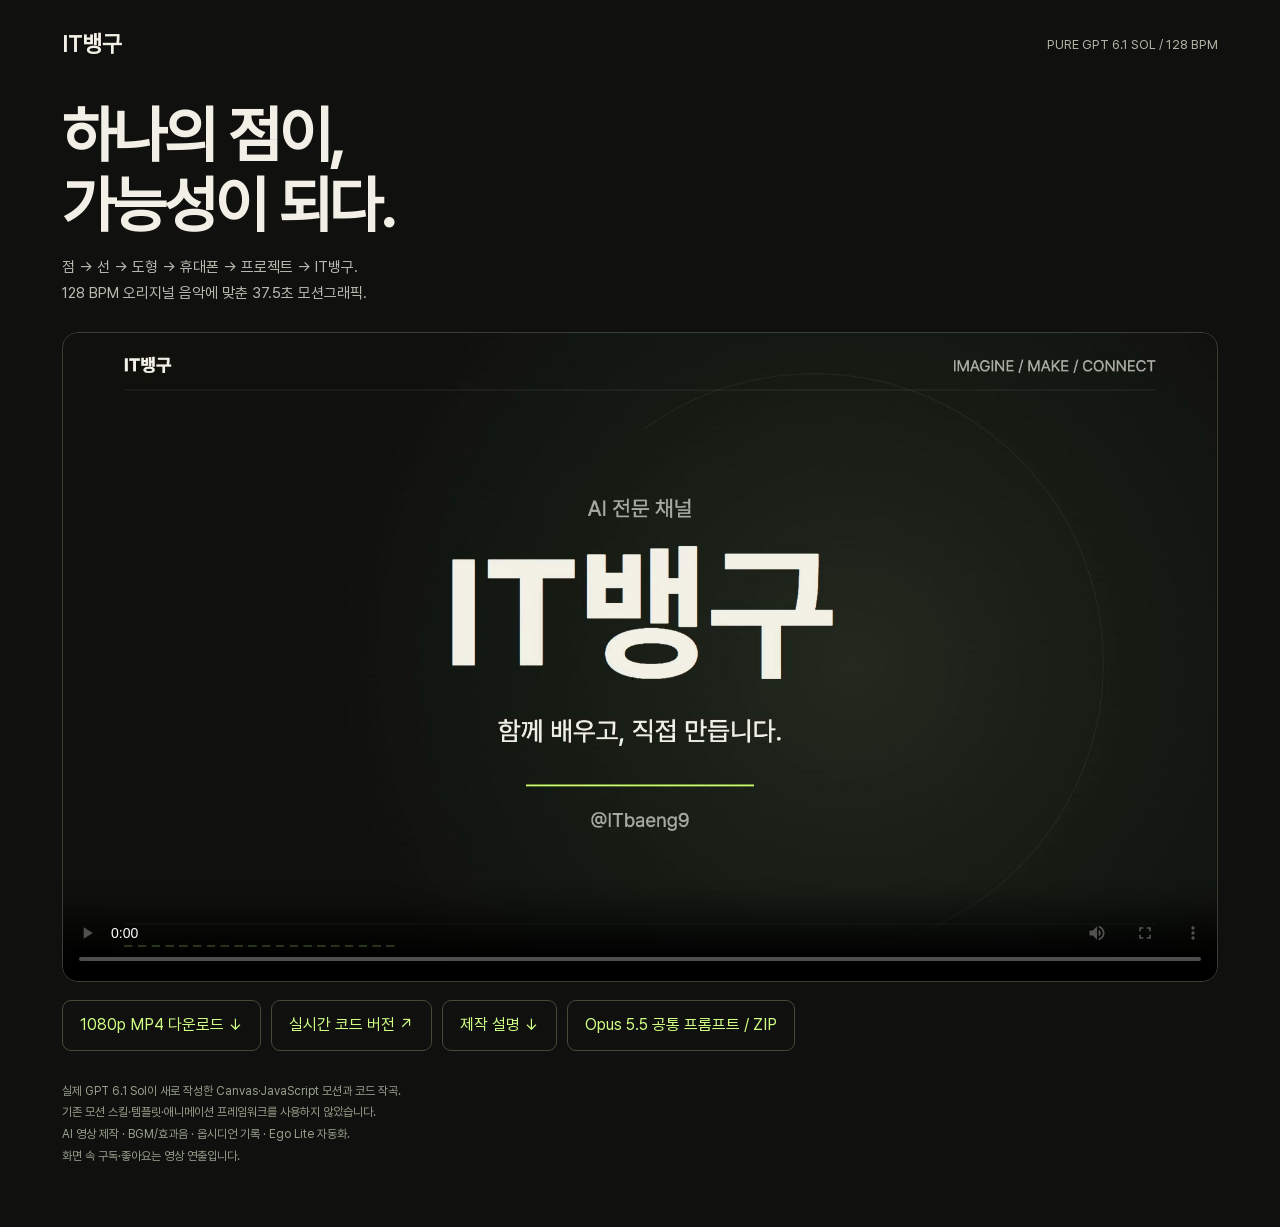
<file: pure-sol-128/watch.html>
<!doctype html><html lang="ko"><meta charset="utf-8"><meta name="viewport" content="width=device-width,initial-scale=1"><title>IT뱅구 · PURE SOL 128</title><style>@font-face{font-family:PD;src:url(assets/fonts/Pretendard-Regular.woff2)}*{box-sizing:border-box}body{background:#10110f;color:#f2f0e6;font-family:PD,system-ui;margin:0}main{max-width:1200px;margin:auto;padding:30px 22px 60px}header{display:flex;justify-content:space-between;align-items:center;gap:18px;font-size:13px;color:#afb4a5}header strong{font-size:23px;color:#f2f0e6}h1{font-size:clamp(32px,5vw,62px);letter-spacing:-.05em;line-height:1.13;margin:42px 0 15px}.lead{color:#b8bcb0;font-size:15px;line-height:1.7}video{width:100%;aspect-ratio:16/9;display:block;background:#10110f;border:1px solid #393e31;border-radius:16px;margin:26px 0 18px}nav{display:flex;flex-wrap:wrap;gap:10px}a{color:#d1ff85;line-height:1.4;text-underline-offset:4px}nav a{display:inline-block;border:1px solid #434b36;border-radius:9px;padding:13px 17px;text-decoration:none}footer{margin-top:30px;color:#989f8c;font-size:12px;line-height:1.8}@media(max-width:600px){main{padding:24px 16px 40px}header{font-size:10px}h1{margin-top:34px}.lead{font-size:13px}video{border-radius:10px}nav a{font-size:13px}}</style><main><header><strong>IT뱅구</strong><span>PURE GPT 6.1 SOL / 128 BPM</span></header><h1>하나의 점이,<br>가능성이 되다.</h1><p class="lead">점 → 선 → 도형 → 휴대폰 → 프로젝트 → IT뱅구.<br>128 BPM 오리지널 음악에 맞춘 37.5초 모션그래픽.</p><video id="film" controls playsinline preload="metadata" poster="poster.jpg"><source src="renders/itbaeng9-pure-sol-128.mp4" type="video/mp4">동영상 재생이 지원되지 않으면 아래 MP4 다운로드를 이용하세요.</video><nav><a href="renders/itbaeng9-pure-sol-128.mp4" download>1080p MP4 다운로드 ↓</a><a href="index.html">실시간 코드 버전 ↗</a><a href="design-notes.md">제작 설명 ↓</a><a href="opus55.html">Opus 5.5 공통 프롬프트 / ZIP</a></nav><footer>실제 GPT 6.1 Sol이 새로 작성한 Canvas·JavaScript 모션과 코드 작곡.<br>기존 모션 스킬·템플릿·애니메이션 프레임워크를 사용하지 않았습니다.<br>AI 영상 제작 · BGM/효과음 · 옵시디언 기록 · Ego Lite 자동화.<br>화면 속 구독·좋아요는 영상 연출입니다.</footer></main></html>
</file>
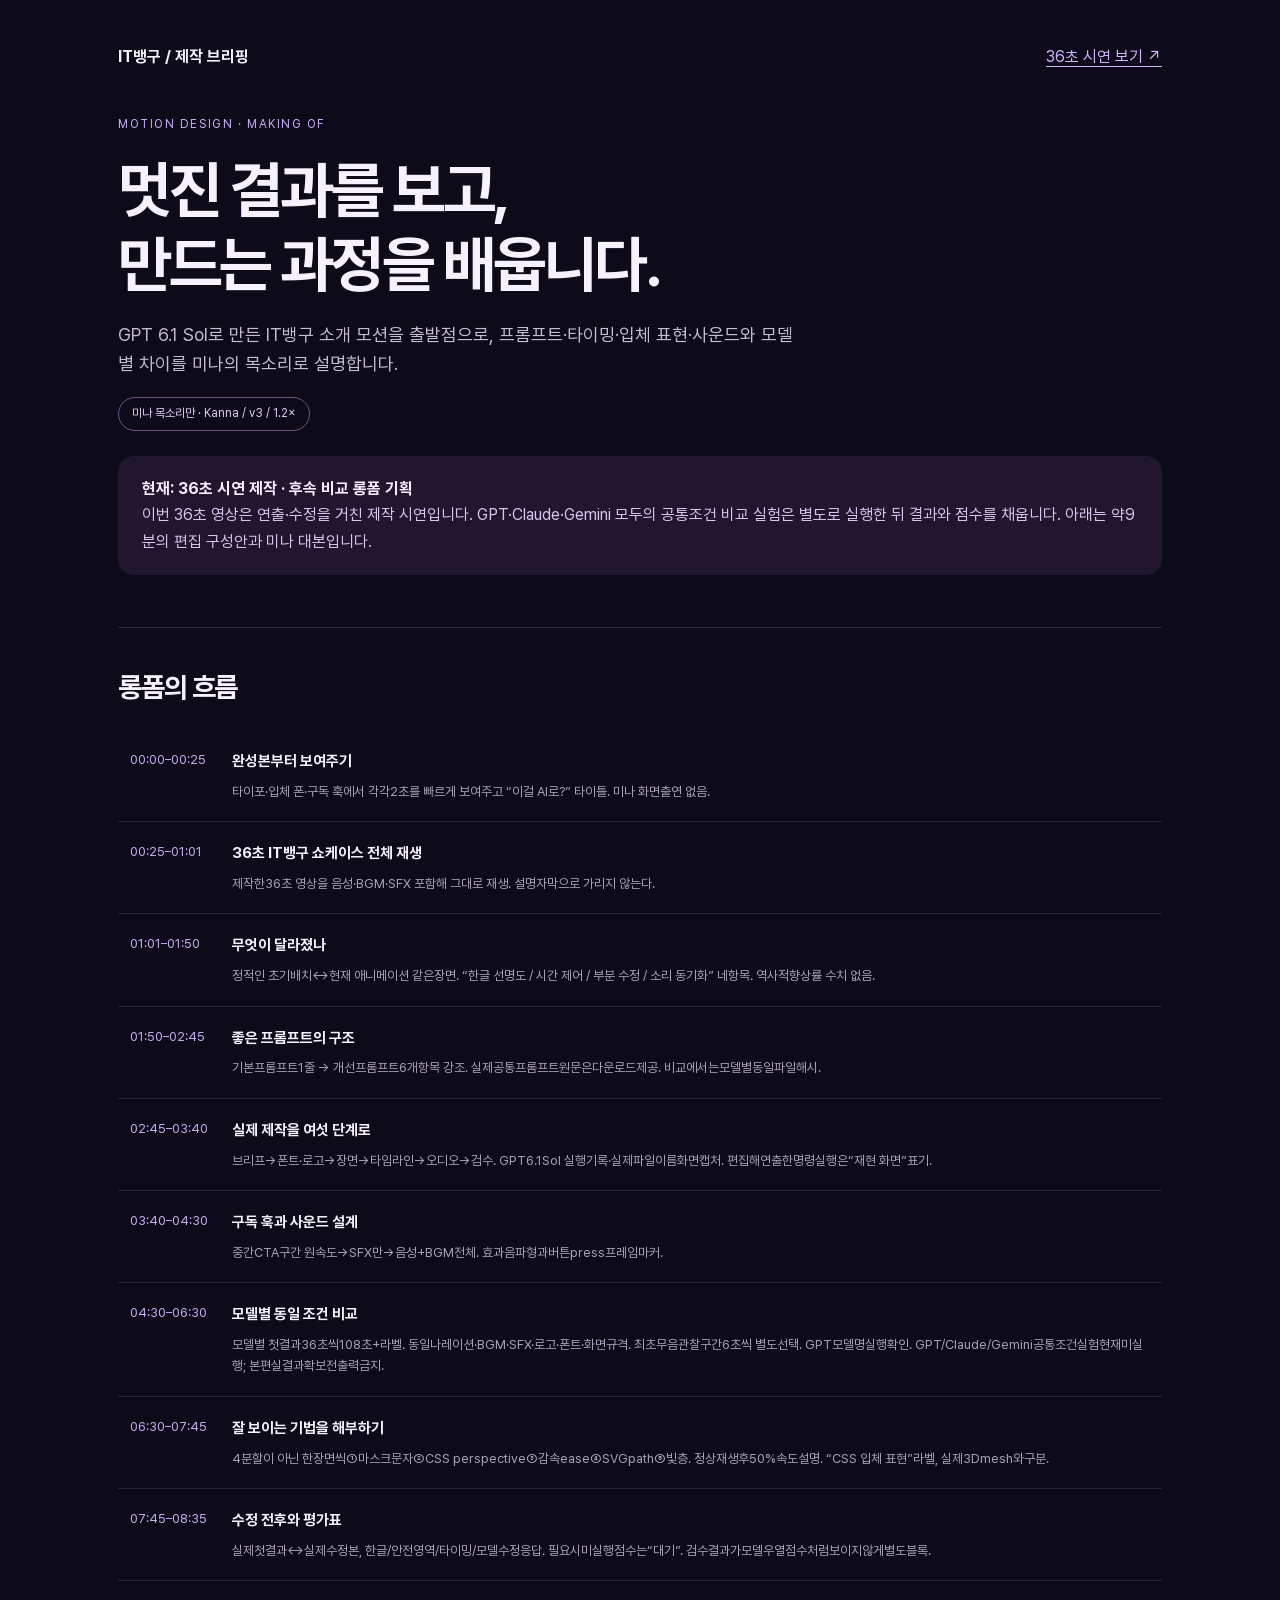
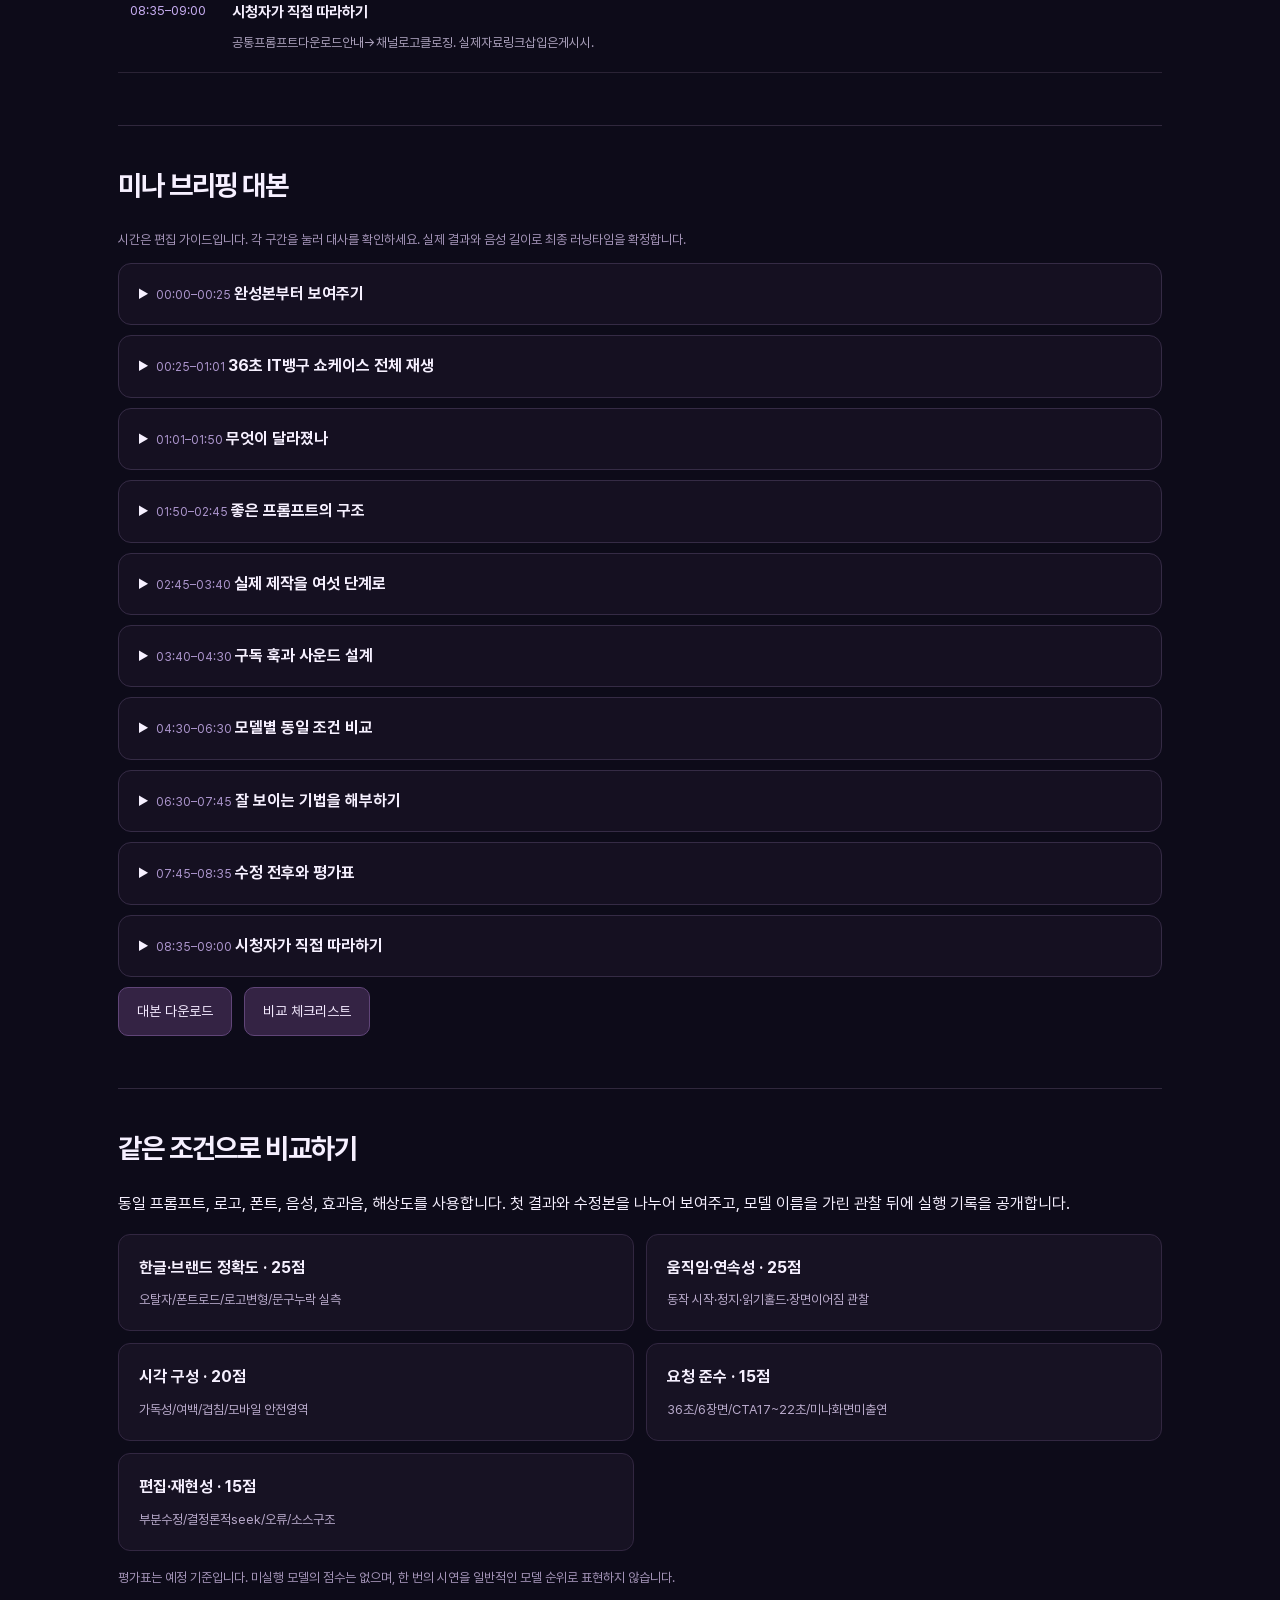
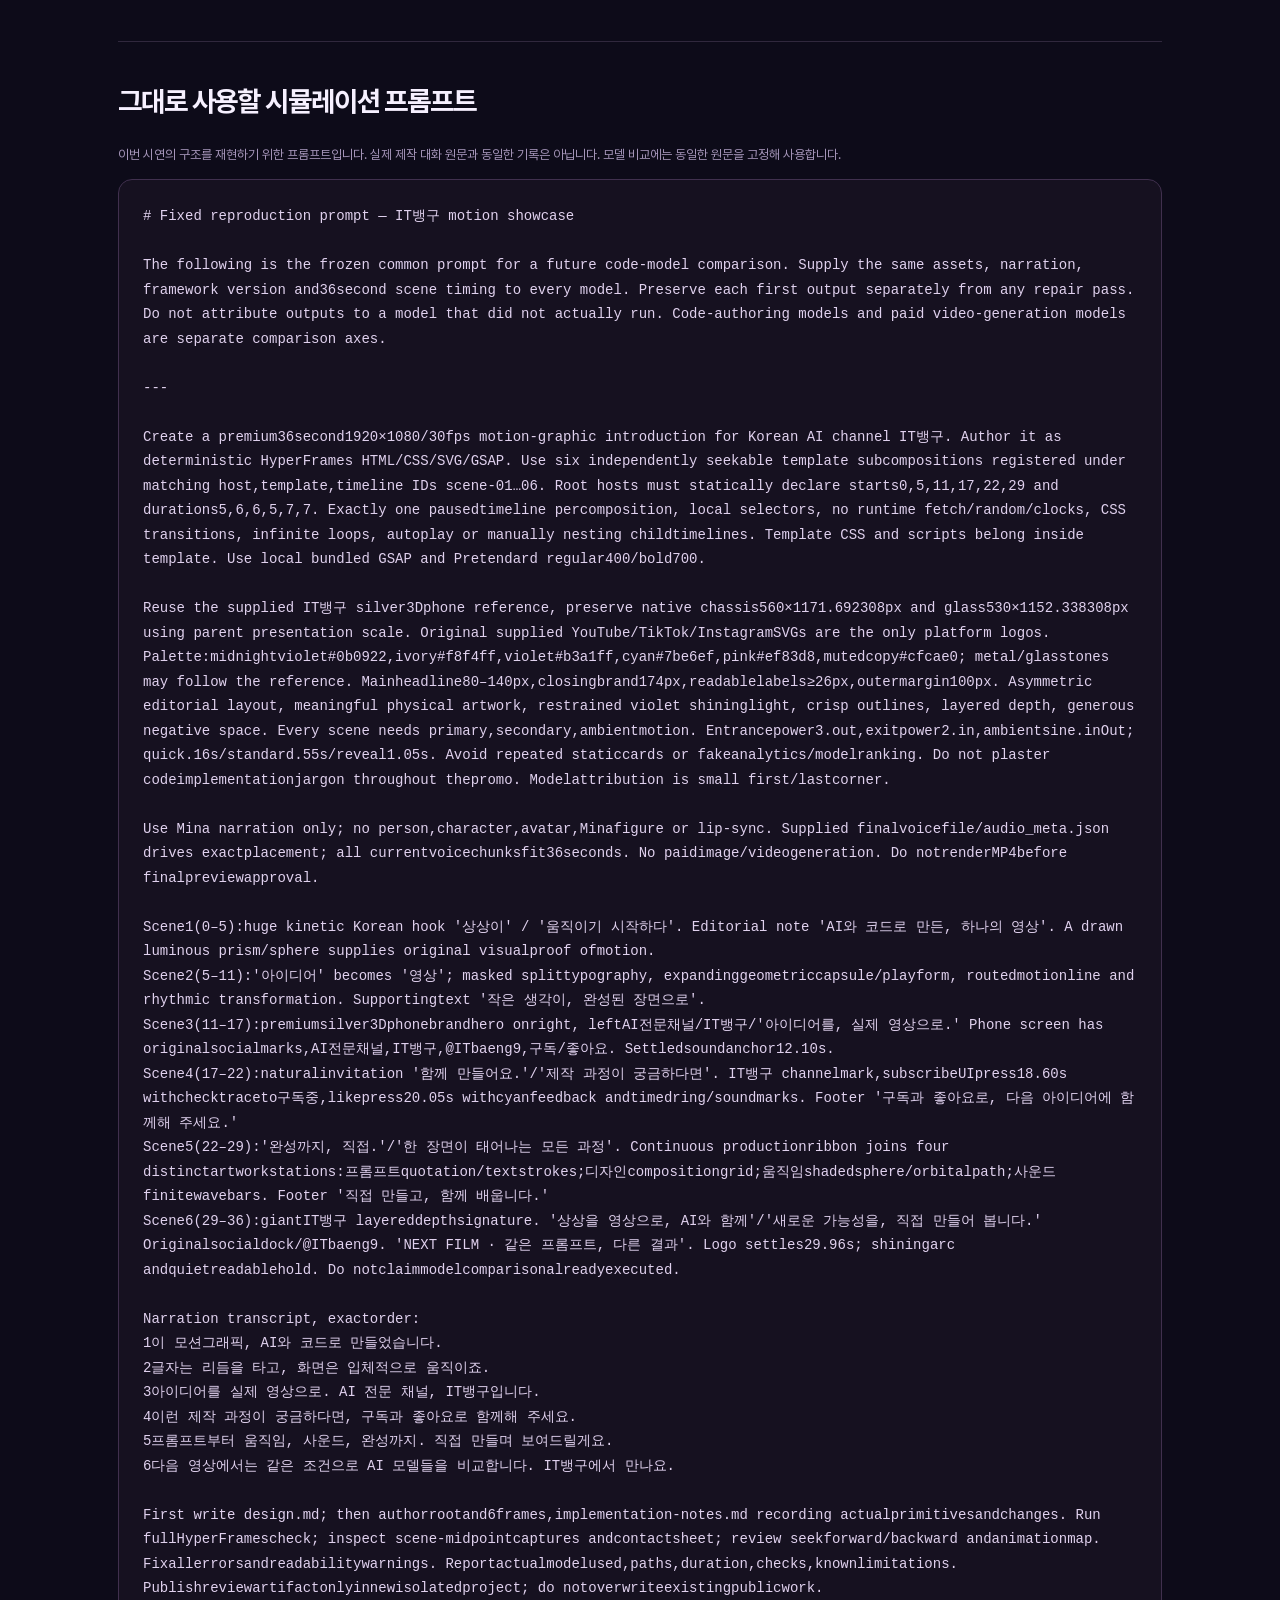
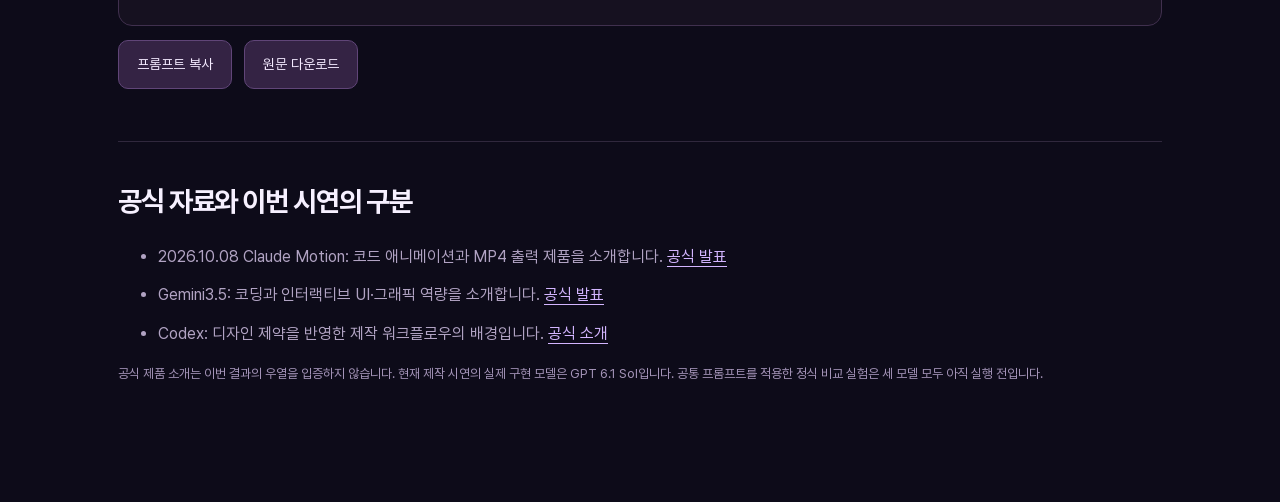
<file: showcase/briefing.html>
<!doctype html><html lang="ko"><head><meta charset="utf-8"><meta name="viewport" content="width=device-width, initial-scale=1"><title>IT뱅구 · 모션그래픽 제작 브리핑</title><style>@font-face{font-family:Pretendard;src:url(assets/fonts/Pretendard-Regular.woff2);font-weight:400}@font-face{font-family:Pretendard;src:url(assets/fonts/Pretendard-Bold.woff2);font-weight:700}*{box-sizing:border-box}body{margin:0;background:#0d0b19;color:#f6f0ff;font-family:Pretendard,system-ui,sans-serif;line-height:1.65}main{max-width:1100px;margin:auto;padding:44px 28px 80px}a{color:#d3b5ff;text-underline-offset:4px}nav{display:flex;justify-content:space-between;align-items:center;margin-bottom:40px}.kicker{color:#c9acfb;letter-spacing:.13em;font-size:12px}h1{font-size:clamp(30px,6vw,62px);line-height:1.2;letter-spacing:-.055em;margin:16px 0}h2{font-size:28px;letter-spacing:-.04em;margin:0 0 20px}.lead{max-width:680px;color:#c6bdd4;font-size:18px}.tag{display:inline-block;border:1px solid #705389;border-radius:99px;padding:6px 13px;font-size:12px;color:#e2cff8}.status{background:#20172e;padding:20px 24px;border-radius:16px;margin-top:25px;color:#d8c6ef}.status strong{color:#fbecff}section{margin-top:52px;padding-top:36px;border-top:1px solid #30283d}table{border-collapse:collapse;width:100%;font-size:15px}td{padding:19px 12px;border-bottom:1px solid #2a2335;vertical-align:top}td:first-child{white-space:nowrap;color:#c6acf0;font-size:13px}td p{color:#aaa0bb;font-size:13px;margin:7px 0 0}details{border:1px solid #352b45;border-radius:13px;padding:17px 20px;margin:10px 0;background:#151021}summary{cursor:pointer;font-size:16px;font-weight:700}summary span{color:#ad96ce;font-size:12px;font-weight:400}.narration{color:#ede1f8;font-size:17px;line-height:1.85}.screen{color:#a498b4;font-size:13px}.criteria{padding:0;list-style:none;display:grid;grid-template-columns:1fr 1fr;gap:12px}.criteria li{padding:20px;background:#171223;border:1px solid #322741;border-radius:12px}.criteria span{display:block;color:#b9aacb;font-size:13px;margin-top:8px}pre{overflow:auto;background:#161120;border:1px solid #40304e;border-radius:14px;padding:24px;white-space:pre-wrap;line-height:1.75;font-size:14px;color:#e0d1ee}button,.button{font:inherit;font-size:14px;border:1px solid #604578;border-radius:10px;padding:12px 18px;background:#342344;color:#f4eaff;text-decoration:none;cursor:pointer;display:inline-flex;align-items:center;min-height:44px}.actions{display:flex;gap:12px;flex-wrap:wrap}.sources li{margin:12px 0;color:#b1a3c3}.note{color:#a494b8;font-size:13px}@media(max-width:640px){main{padding:26px 18px 54px}nav{margin-bottom:28px}.lead{font-size:16px}h2{font-size:25px}.criteria{grid-template-columns:1fr}td{padding:15px 5px;font-size:14px}td:first-child{font-size:11px}summary{font-size:15px}.narration{font-size:16px}pre{padding:16px;font-size:12px}}</style></head><body><main><nav><strong>IT뱅구 / 제작 브리핑</strong><a href="./">36초 시연 보기 ↗</a></nav><span class="kicker">MOTION DESIGN · MAKING OF</span><h1>멋진 결과를 보고,<br>만드는 과정을 배웁니다.</h1><p class="lead">GPT 6.1 Sol로 만든 IT뱅구 소개 모션을 출발점으로, 프롬프트·타이밍·입체 표현·사운드와 모델별 차이를 미나의 목소리로 설명합니다.</p><span class="tag">미나 목소리만 · Kanna / v3 / 1.2×</span><div class="status"><strong>현재: 36초 시연 제작 · 후속 비교 롱폼 기획</strong><br>이번 36초 영상은 연출·수정을 거친 제작 시연입니다. GPT·Claude·Gemini 모두의 공통조건 비교 실험은 별도로 실행한 뒤 결과와 점수를 채웁니다. 아래는 약9분의 편집 구성안과 미나 대본입니다.</div><section><h2>롱폼의 흐름</h2><table><tbody><tr><td>00:00–00:25</td><td><strong>완성본부터 보여주기</strong><p>타이포·입체 폰·구독 훅에서 각각2초를 빠르게 보여주고 “이걸 AI로?” 타이틀. 미나 화면출연 없음.</p></td></tr><tr><td>00:25–01:01</td><td><strong>36초 IT뱅구 쇼케이스 전체 재생</strong><p>제작한36초 영상을 음성·BGM·SFX 포함해 그대로 재생. 설명자막으로 가리지 않는다.</p></td></tr><tr><td>01:01–01:50</td><td><strong>무엇이 달라졌나</strong><p>정적인 초기배치↔현재 애니메이션 같은장면. “한글 선명도 / 시간 제어 / 부분 수정 / 소리 동기화” 네항목. 역사적향상률 수치 없음.</p></td></tr><tr><td>01:50–02:45</td><td><strong>좋은 프롬프트의 구조</strong><p>기본프롬프트1줄 → 개선프롬프트6개항목 강조. 실제공통프롬프트원문은다운로드제공. 비교에서는모델별동일파일해시.</p></td></tr><tr><td>02:45–03:40</td><td><strong>실제 제작을 여섯 단계로</strong><p>브리프→폰트·로고→장면→타임라인→오디오→검수. GPT6.1Sol 실행기록·실제파일이름화면캡처. 편집해연출한명령실행은“재현 화면”표기.</p></td></tr><tr><td>03:40–04:30</td><td><strong>구독 훅과 사운드 설계</strong><p>중간CTA구간 원속도→SFX만→음성+BGM전체. 효과음파형과버튼press프레임마커.</p></td></tr><tr><td>04:30–06:30</td><td><strong>모델별 동일 조건 비교</strong><p>모델별 첫결과36초씩108초+라벨. 동일나레이션·BGM·SFX·로고·폰트·화면규격. 최초무음관찰구간6초씩 별도선택. GPT모델명실행확인. GPT/Claude/Gemini공통조건실험현재미실행; 본편실결과확보전출력금지.</p></td></tr><tr><td>06:30–07:45</td><td><strong>잘 보이는 기법을 해부하기</strong><p>4분할이 아닌 한장면씩①마스크문자②CSS perspective③감속ease④SVGpath⑤빛층. 정상재생후50%속도설명. “CSS 입체 표현”라벨, 실제3Dmesh와구분.</p></td></tr><tr><td>07:45–08:35</td><td><strong>수정 전후와 평가표</strong><p>실제첫결과↔실제수정본, 한글/안전영역/타이밍/모델수정응답. 필요시미실행점수는“대기”. 검수결과가모델우열점수처럼보이지않게별도블록.</p></td></tr><tr><td>08:35–09:00</td><td><strong>시청자가 직접 따라하기</strong><p>공통프롬프트다운로드안내→채널로고클로징. 실제자료링크삽입은게시시.</p></td></tr></tbody></table></section><section><h2>미나 브리핑 대본</h2><p class="note">시간은 편집 가이드입니다. 각 구간을 눌러 대사를 확인하세요. 실제 결과와 음성 길이로 최종 러닝타임을 확정합니다.</p><details><summary><span>00:00–00:25 </span>완성본부터 보여주기</summary><p class="narration">방금 보신 장면, 영상 편집 프로그램에서 하나하나 키프레임을 찍은 걸까요? 오늘은 AI에게 방향을 설명하고, 코드로 움직임을 만든 뒤, 실제 영상으로 완성하는 과정을 보여드릴게요. 어떤 모델이 가장 멋진지도 같은 조건으로 확인해 보겠습니다.</p><p class="screen">화면 · 타이포·입체 폰·구독 훅에서 각각2초를 빠르게 보여주고 “이걸 AI로?” 타이틀. 미나 화면출연 없음.</p></details><details><summary><span>00:25–01:01 </span>36초 IT뱅구 쇼케이스 전체 재생</summary><p class="narration">지금부터는 결과물을 먼저 보실게요. 글자의 움직임, 폰의 깊이감, 장면이 이어지는 방식, 소리가 들어오는 순간에 집중해 주세요.</p><p class="screen">화면 · 제작한36초 영상을 음성·BGM·SFX 포함해 그대로 재생. 설명자막으로 가리지 않는다.</p></details><details><summary><span>01:01–01:50 </span>무엇이 달라졌나</summary><p class="narration">지금 보여드리는 비교는 같은 장면의 정적인 배치와 움직임을 더한 버전입니다. 예전 모델보다 몇 퍼센트 좋아졌다는 뜻은 아니에요. 중요한 건 제목을 정확히 쓰고, 원하는 순간에 움직이고, 수정할 부분을 골라 바꿀 수 있다는 점입니다. 영상 생성 모델이 픽셀로 장면을 만드는 방식과 달리, 이번 결과는 글자와 도형, 화면을 코드로 움직였습니다. 두 방식은 잘하는 일이 다르기 때문에 비교도 나누어 보겠습니다.</p><p class="screen">화면 · 정적인 초기배치↔현재 애니메이션 같은장면. “한글 선명도 / 시간 제어 / 부분 수정 / 소리 동기화” 네항목. 역사적향상률 수치 없음.</p></details><details><summary><span>01:50–02:45 </span>좋은 프롬프트의 구조</summary><p class="narration">“IT뱅구 소개 영상을 멋지게 만들어 줘.” 이렇게만 말하면 모델이 길이부터 장면까지 전부 추측해야 합니다. 그래서 목적, 화면 비율, 장면 순서, 움직임, 읽는 시간, 금지 조건을 나눠 적었습니다. 예를 들어 글자가 들어올 때는 아래에서 마스크를 통과하고, 들어온 뒤에는 충분히 멈추라고 설명하는 거죠. 구독과 좋아요도 화면에 계속 붙여두는 대신, 중간에 한 번 자연스럽게 등장하도록 지정했습니다.</p><p class="screen">화면 · 기본프롬프트1줄 → 개선프롬프트6개항목 강조. 실제공통프롬프트원문은다운로드제공. 비교에서는모델별동일파일해시.</p></details><details><summary><span>02:45–03:40 </span>실제 제작을 여섯 단계로</summary><p class="narration">이번 제작은 먼저 메시지와 여섯 장면을 정하는 것부터 시작했습니다. 기존 IT뱅구 폰 디자인과 로고를 가져오고, 폰트도 프로젝트 안에 넣었습니다. GPT 육점일 솔이 장면과 움직임을 구현하면, 각 장면을 시간표에 연결합니다. 그다음 제 목소리를 만들고 실제 길이를 확인했어요. 마지막으로 글자 겹침과 화면 밖으로 나가는 요소, 재생 오류를 검사합니다. 결과를 보고 바꾼 부분은 첫 결과와 구분해서 기록합니다.</p><p class="screen">화면 · 브리프→폰트·로고→장면→타임라인→오디오→검수. GPT6.1Sol 실행기록·실제파일이름화면캡처. 편집해연출한명령실행은“재현 화면”표기.</p></details><details><summary><span>03:40–04:30 </span>구독 훅과 사운드 설계</summary><p class="narration">여기서 구독 버튼이 눌리는 순간을 보세요. 버튼은 살짝 압축됐다가 돌아오고, 체크 표시가 완성됩니다. 같은 순간에 짧은 소리를 붙이면 시선이 모입니다. 좋아요도 한 번 더 이어주되, 큰 효과음을 계속 반복하지 않았어요. 음악은 목소리와 겹치는 대역을 정리하고, 말하는 동안에는 공간을 내줍니다. 모션이 좋아도 설명이 안 들리면 영상의 전달력은 떨어지니까요.</p><p class="screen">화면 · 중간CTA구간 원속도→SFX만→음성+BGM전체. 효과음파형과버튼press프레임마커.</p></details><details><summary><span>04:30–06:30 </span>모델별 동일 조건 비교</summary><p class="narration">이제 같은 요청을 다른 모델에 넣어 비교합니다. 프롬프트와 로고, 폰트, 음성, 화면 크기는 모두 같게 유지하고, 각 모델의 첫 결과부터 보여드릴게요. 먼저 이름을 가리고 보시면 화면 자체의 차이에 집중할 수 있습니다. 글자가 정확한지, 동작이 자연스러운지, 장면이 하나의 흐름으로 연결되는지 확인해 보세요. 아직 실행하지 않은 모델의 결과는 이 기획 단계에서 만들어 넣지 않았습니다. 실제 비교 본편에서는 확보된 결과와 실행 기록으로만 이 구간을 구성합니다.</p><p class="screen">화면 · 모델별 첫결과36초씩108초+라벨. 동일나레이션·BGM·SFX·로고·폰트·화면규격. 최초무음관찰구간6초씩 별도선택. GPT모델명실행확인. GPT/Claude/Gemini공통조건실험현재미실행; 본편실결과확보전출력금지.</p></details><details><summary><span>06:30–07:45 </span>잘 보이는 기법을 해부하기</summary><p class="narration">이 장면에는 다섯 가지 요소가 있습니다. 첫째는 마스크입니다. 글자가 잘린 영역을 통과하며 나타나기 때문에 단순한 페이드보다 방향이 느껴집니다. 둘째는 입체 표현입니다. 폰의 측면과 그림자, 원근을 함께 움직여 깊이감을 줍니다. 셋째는 속도 변화예요. 일정한 속도보다 빠르게 시작해 부드럽게 멈추는 쪽이 읽기 편합니다. 넷째는 선의 움직임입니다. 체크와 연결선은 경로가 그려지는 순서로 의미를 전달합니다. 마지막은 빛입니다. 글자를 가리는 대신 배경과 테두리에 배치해 화면을 보완했습니다.</p><p class="screen">화면 · 4분할이 아닌 한장면씩①마스크문자②CSS perspective③감속ease④SVGpath⑤빛층. 정상재생후50%속도설명. “CSS 입체 표현”라벨, 실제3Dmesh와구분.</p></details><details><summary><span>07:45–08:35 </span>수정 전후와 평가표</summary><p class="narration">평가는 보기 좋은지만으로 끝내지 않습니다. 요청한 문구가 정확히 들어갔는지, 모바일에서도 읽히는지, 장면이 끊기지 않는지, 부분 수정이 쉬운지를 봅니다. 첫 결과에 한글 겹침이 있다면 수정 요청을 같은 문장으로 보내고, 얼마나 바뀌었는지도 비교합니다. 제작 시간과 수정 횟수도 함께 기록하되, 렌더링을 기다린 시간과 모델이 코드를 만든 시간은 나누어 표시할게요. 이번 한 번의 결과를 모든 작업에서의 순위로 확대하지는 않겠습니다.</p><p class="screen">화면 · 실제첫결과↔실제수정본, 한글/안전영역/타이밍/모델수정응답. 필요시미실행점수는“대기”. 검수결과가모델우열점수처럼보이지않게별도블록.</p></details><details><summary><span>08:35–09:00 </span>시청자가 직접 따라하기</summary><p class="narration">여러분도 처음부터 복잡한 영상을 만들 필요는 없습니다. 목적과 문구, 길이를 정하고, 한 장면부터 움직여 보세요. 오늘 사용한 프롬프트와 제작 체크리스트는 함께 정리해 두겠습니다. 직접 만들면서 배우는 AI 전문 채널, IT뱅구. 구독과 좋아요로 다음 비교 영상도 함께해 주세요.</p><p class="screen">화면 · 공통프롬프트다운로드안내→채널로고클로징. 실제자료링크삽입은게시시.</p></details><div class="actions"><a class="button" href="longform-mina-script.md" download>대본 다운로드</a><a class="button" href="comparison-protocol.md" download>비교 체크리스트</a></div></section><section><h2>같은 조건으로 비교하기</h2><p>동일 프롬프트, 로고, 폰트, 음성, 효과음, 해상도를 사용합니다. 첫 결과와 수정본을 나누어 보여주고, 모델 이름을 가린 관찰 뒤에 실행 기록을 공개합니다.</p><ul class="criteria"><li><strong>한글·브랜드 정확도 · 25점</strong><span>오탈자/폰트로드/로고변형/문구누락 실측</span></li><li><strong>움직임·연속성 · 25점</strong><span>동작 시작·정지·읽기홀드·장면이어짐 관찰</span></li><li><strong>시각 구성 · 20점</strong><span>가독성/여백/겹침/모바일 안전영역</span></li><li><strong>요청 준수 · 15점</strong><span>36초/6장면/CTA17~22초/미나화면미출연</span></li><li><strong>편집·재현성 · 15점</strong><span>부분수정/결정론적seek/오류/소스구조</span></li></ul><p class="note">평가표는 예정 기준입니다. 미실행 모델의 점수는 없으며, 한 번의 시연을 일반적인 모델 순위로 표현하지 않습니다.</p></section><section><h2>그대로 사용할 시뮬레이션 프롬프트</h2><p class="note">이번 시연의 구조를 재현하기 위한 프롬프트입니다. 실제 제작 대화 원문과 동일한 기록은 아닙니다. 모델 비교에는 동일한 원문을 고정해 사용합니다.</p><pre id="prompt">프롬프트 파일을 불러오는 중…</pre><div class="actions"><button id="copy">프롬프트 복사</button><a class="button" href="simulation-prompt.md" download>원문 다운로드</a></div><p id="copyStatus" aria-live="polite"></p></section><section><h2>공식 자료와 이번 시연의 구분</h2><ul class="sources"><li>2026.10.08 Claude Motion: 코드 애니메이션과 MP4 출력 제품을 소개합니다. <a href="https://claude.com/resources/articles/dashboards-and-motion" target="_blank" rel="noopener">공식 발표</a></li><li>Gemini3.5: 코딩과 인터랙티브 UI·그래픽 역량을 소개합니다. <a href="https://blog.google/innovation-and-ai/models-and-research/gemini-models/gemini-3-5/" target="_blank" rel="noopener">공식 발표</a></li><li>Codex: 디자인 제약을 반영한 제작 워크플로우의 배경입니다. <a href="https://openai.com/index/codex-for-every-role-tool-workflow/" target="_blank" rel="noopener">공식 소개</a></li></ul><p class="note">공식 제품 소개는 이번 결과의 우열을 입증하지 않습니다. 현재 제작 시연의 실제 구현 모델은 GPT 6.1 Sol입니다. 공통 프롬프트를 적용한 정식 비교 실험은 세 모델 모두 아직 실행 전입니다.</p></section></main><script>fetch('simulation-prompt.md').then(r=>{if(!r.ok)throw Error();return r.text()}).then(t=>document.getElementById('prompt').textContent=t).catch(()=>document.getElementById('prompt').textContent='원문 다운로드 버튼으로 확인해 주세요.');document.getElementById('copy').onclick=async()=>{try{await navigator.clipboard.writeText(document.getElementById('prompt').textContent);document.getElementById('copyStatus').textContent='복사했습니다.'}catch{document.getElementById('copyStatus').textContent='원문 다운로드 버튼으로 저장해 주세요.'}};</script></body></html>
</file>
<file: motion/motion.css>
@font-face{font-family:Pretendard;src:url('assets/fonts/Pretendard-Regular.woff2') format('woff2');font-weight:400;font-display:block}
@font-face{font-family:Pretendard;src:url('assets/fonts/Pretendard-Bold.woff2') format('woff2');font-weight:700;font-display:block}
*{box-sizing:border-box}html,body{margin:0;width:100%;height:100%;overflow:hidden;background:#0b0922}body{font-family:Pretendard,system-ui,sans-serif;color:#f8f4ff}#stage{width:100%;height:100%;position:relative;isolation:isolate;overflow:hidden}.clip{position:absolute;inset:0}.ambient{position:absolute;inset:0;background:#0b0922;overflow:hidden}.mesh{position:absolute;inset:-24%;filter:blur(76px);opacity:.74;background:radial-gradient(ellipse at var(--hf-x1,26%) var(--hf-y1,48%),#7658d7 0%,#7658d74a 22%,transparent 47%),radial-gradient(ellipse at var(--hf-x2,70%) var(--hf-y2,25%),#ef83d8 0%,#cf53b755 19%,transparent 43%),radial-gradient(ellipse at var(--hf-x3,69%) var(--hf-y3,85%),#7be6efb3 0%,#7be6ef33 20%,transparent 43%)}.ambient-vignette{position:absolute;inset:0;background:radial-gradient(ellipse at 53% 53%,transparent 15%,#0b092273 85%),linear-gradient(0deg,#0b092275,transparent 45%)}.atmosphere-line{position:absolute;width:1450px;height:880px;left:240px;top:120px;border:1px solid #d6caff18;border-radius:50%;transform:rotate(-25deg)}.frame-header{position:absolute;inset:50px 70px auto;display:flex;align-items:center;justify-content:space-between;font-size:23px;color:#e3dcefbd;letter-spacing:.12em}.frame-header strong{font-size:28px;letter-spacing:-.045em;color:#f8f4ff}.frame-header .header-tag{display:flex;align-items:center;gap:13px}.status-dot{width:7px;height:7px;background:#8dedee;border-radius:50%;box-shadow:0 0 14px #7be6ef66}.hero-layout{position:absolute;inset:0;display:flex;align-items:center;justify-content:center;padding:84px 300px 60px}.phone-stage{width:560px;height:918px;position:relative;perspective:1800px;perspective-origin:50% 50%;flex-shrink:0}.phone-shadow{position:absolute;left:-90px;right:-100px;bottom:-38px;height:95px;border-radius:50%;background:radial-gradient(ellipse,#040312b8 0%,#05031677 27%,transparent 69%);filter:blur(25px)}.phone-float{width:100%;height:100%;transform-style:preserve-3d;position:relative}.device-frame{position:relative;width:100%;height:100%;border-radius:65px;padding:14px;transform-style:preserve-3d;transform-origin:50% 50%;background:linear-gradient(118deg,#ffffff 0%,#d5d3e3 5%,#aaa6bb 15%,#eeeef6 37%,#9e9eaf 69%,#d9deee 89%,#7c7c94 100%);border:1px solid #ffffffa8;box-shadow:inset 0 1px 2px #fff,inset 0 -2px 3px #7a7896,0 40px 110px #0302116b;will-change:transform}.device-back{position:absolute;inset:-1px;border-radius:65px;background:linear-gradient(95deg,#9297af,#e8e9f4 14%,#9496ac 83%,#71748b);transform:translateZ(-22px) translateX(15px);box-shadow:0 3px 0 #515466,0 7px 0 #8589a2,0 10px 0 #777b92;pointer-events:none}.device-frame::before{content:'';position:absolute;inset:5px;border:1px solid #fff9;border-radius:60px;pointer-events:none}.side-key{position:absolute;right:-6px;width:5px;height:73px;top:220px;background:linear-gradient(90deg,#5b6278,#ecedf7,#858ba0);border-radius:5px;transform:translateZ(-5px)}.side-key.volume{right:auto;left:-5px;top:190px;height:97px}.device-screen{position:relative;width:100%;height:100%;overflow:hidden;border-radius:52px;background:linear-gradient(155deg,#201a37,#0d0d20 47%,#181931);box-shadow:0 0 0 5px #050611,inset 0 0 0 1px #ffffff24;isolation:isolate}.screen-wash{position:absolute;inset:0;background:radial-gradient(ellipse at 20% 13%,#a679f136,transparent 56%),radial-gradient(ellipse at 90% 85%,#7be6ef16,transparent 48%);pointer-events:none}.phone-status{position:relative;z-index:2;height:72px;flex-shrink:0;display:flex;align-items:center;justify-content:space-between;padding:0 34px;font-size:23px;font-weight:700;letter-spacing:-.02em}.status-icons{display:flex;align-items:center;gap:9px}.signal{display:flex;align-items:flex-end;gap:3px;height:17px}.signal i{display:block;width:3px;background:#f8f4ff;border-radius:1px}.signal i:nth-child(1){height:6px}.signal i:nth-child(2){height:10px}.signal i:nth-child(3){height:14px}.signal i:nth-child(4){height:17px}.battery{width:26px;height:13px;border:1.5px solid #f8f4ffb0;border-radius:4px;padding:2px;position:relative}.battery::before{content:'';display:block;width:90%;height:100%;background:#f8f4ff;border-radius:1px}.battery::after{content:'';position:absolute;right:-4px;top:3px;width:2px;height:5px;background:#f8f4ffb0;border-radius:1px}.device-cutout{position:absolute;z-index:10;top:19px;left:calc(50% - 75px);width:150px;height:36px;background:#03040a;border-radius:30px;box-shadow:0 1px 0 #ffffff09;display:flex;align-items:center;justify-content:flex-end;padding:0 13px}.camera-lens{width:13px;height:13px;border-radius:50%;background:radial-gradient(circle at 40% 40%,#607ab9,#191d39 35%,#050810 65%);border:1px solid #141b34}.screen-content{position:relative;display:flex;align-items:center;flex-direction:column;padding:27px 40px 31px;text-align:center;height:calc(100% - 72px);gap:0}.channel-mark{width:148px;height:148px;display:flex;align-items:center;justify-content:center;flex-shrink:0;border-radius:42px;background:linear-gradient(145deg,#b999ff 0%,#754bd0 40%,#c45dbe 73%,#e48cda 100%);box-shadow:inset 0 1px 1px #ffffff75,inset 0 -3px 6px #3116584d,0 12px 40px #9568e62e;position:relative}.channel-mark span{font-size:74px;font-weight:700;letter-spacing:-.11em;line-height:1;padding-right:7px}.channel-mark::after{content:'';position:absolute;inset:7px;border:1px solid #f4e8ff36;border-radius:35px}.brand-lockup{display:flex;flex-direction:column;align-items:center;margin-top:32px;gap:4px}.descriptor{font-size:43px;line-height:1.15;letter-spacing:-.045em;font-weight:400;color:#e9e0fc}.channel-name{margin:0;font-size:106px;line-height:1.15;font-weight:700;letter-spacing:-.065em;color:#f8f4ff;white-space:nowrap;text-shadow:0 2px 12px #00000024}.channel-support{margin:20px 0 0;color:#cfcae0;font-size:31px;line-height:1.35;letter-spacing:-.05em;white-space:nowrap}.channel-handle{margin:11px 0 0;font-size:26px;color:#a6a2bb;line-height:1.3;letter-spacing:.02em}.cta-stack{width:100%;display:flex;flex-direction:column;gap:18px;margin-top:39px}.mock-button{height:85px;flex-shrink:0;width:100%;border:1px solid #ffffff28;border-radius:25px;display:flex;align-items:center;justify-content:center;gap:17px;font-size:43px;line-height:1;font-weight:700;letter-spacing:-.035em;position:relative;box-shadow:inset 0 1px 1px #ffffff30;overflow:visible}.subscribe-button{background:linear-gradient(110deg,#f695da,#c99afa 52%,#afa8ff);color:#190f34;box-shadow:inset 0 1px 1px #ffffff90,0 10px 25px #ab76e624}.like-button{color:#eae6f5;background:#f7f3ff08;border:1px solid #ffffff2b}.button-icon{width:33px;height:33px;flex-shrink:0;position:relative;display:flex;align-items:center;justify-content:center}.play-icon{width:30px;height:25px;background:#271839;border-radius:7px;position:relative}.play-icon::after{content:'';position:absolute;left:12px;top:7px;border-left:9px solid #efe5ff;border-top:5px solid transparent;border-bottom:5px solid transparent}.check-icon{position:absolute;width:33px;height:33px;display:flex;align-items:center;justify-content:center;opacity:0}.check-icon svg,.thumb-icon svg{width:100%;height:100%}.button-labels{position:relative;display:flex;align-items:center;justify-content:center;min-width:147px;height:50px}.subscribe-label{display:block;white-space:nowrap}.subscribed-label{position:absolute;white-space:nowrap;opacity:0}.touch-ring{position:absolute;width:68px;height:68px;border:1px solid #fff9;border-radius:50%;background:#fff1;opacity:0;pointer-events:none;left:calc(50% - 34px);top:calc(50% - 34px)}.phone-home{margin-top:auto;width:145px;height:5px;background:#f7f2ff9c;border-radius:5px;flex-shrink:0}.glass-reflection{position:absolute;inset:0;pointer-events:none;background:linear-gradient(125deg,#ffffff0f 0%,transparent 21%,transparent 72%,#b4d7ff07 86%,transparent);z-index:20}.shimmer-mask{position:absolute;inset:0;border-radius:65px;pointer-events:none;background:linear-gradient(120deg,transparent calc(var(--shimmer-pos,-20%) - 9%),#ffffff4a var(--shimmer-pos,-20%),transparent calc(var(--shimmer-pos,-20%) + 9%));mix-blend-mode:screen;opacity:.32}.side-note{position:absolute;left:145px;top:444px;display:flex;flex-direction:column;gap:24px;width:360px;color:#e8e1f5;font-size:24px;line-height:1.4;letter-spacing:-.01em}.side-note .rule{width:46px;height:2px;background:#d4b2ef88}.side-note strong{font-size:38px;line-height:1.26;letter-spacing:-.04em;font-weight:400;color:#f3eafc}.frame-footer{position:absolute;inset:auto 70px 43px;display:flex;align-items:center;justify-content:space-between;font-size:20px;color:#c5b4dba3;letter-spacing:.09em}.frame-footer .caption{font-size:24px;letter-spacing:-.02em;color:#f5ebffb0}.portrait .hero-layout{padding:230px 150px 112px}.portrait .phone-stage{width:600px;height:983px}.portrait .frame-header{inset:54px 64px auto;font-size:23px}.portrait .side-note{left:auto;right:auto;top:115px;width:100%;text-align:center;align-items:center;gap:10px}.portrait .side-note strong{font-size:36px}.portrait .side-note .rule{display:none}.portrait .side-note p{margin:0;font-size:24px;color:#d4c8e0a3}.portrait .atmosphere-line{left:-130px;top:230px;width:1320px;height:970px}.portrait .screen-content{padding-top:35px;padding-left:43px;padding-right:43px}.portrait .channel-mark{width:161px;height:161px}.portrait .brand-lockup{margin-top:37px}.portrait .channel-name{font-size:116px}.portrait .descriptor{font-size:46px}.portrait .channel-support{margin-top:22px;font-size:33px}.portrait .channel-handle{font-size:28px}.portrait .cta-stack{margin-top:45px;gap:21px}.portrait .mock-button{height:94px;font-size:46px}.portrait .frame-footer{inset:auto 64px 53px;font-size:21px}.portrait .frame-footer .caption{font-size:23px}

/* Revision 02: iPhone 16 Pro body 71.5:149.6, glass1206:2622.
   phone-stage owns presentation scale; chassis and glass keep native geometry. */
.hero-layout{padding:90px 120px 50px 620px}.phone-stage{width:560px;height:1171.692308px;transform:scale(.74)}.device-frame{padding:8.677px 14px}.channel-mark{width:220px;height:108px;border-radius:31px;background:linear-gradient(140deg,#b3a1ff,#805ad7 48%,#c579cc);box-shadow:inset 0 1px 1px #ffffff75,0 14px 42px #805ad73a}.channel-mark span{font-size:52px;letter-spacing:-.065em;padding-right:0;white-space:nowrap;line-height:1.2}.channel-mark::after{border-radius:24px}.screen-content{padding:80px 40px 44px}.brand-lockup{margin-top:55px}.channel-support{margin-top:25px}.channel-handle{margin-top:15px}.cta-stack{margin-top:96px;gap:22px}.mock-button{height:89px}.phone-home{margin-top:auto}.mesh{opacity:.6}.atmosphere-line{opacity:.5}
.aurora-field{position:absolute;border-radius:50%;mix-blend-mode:screen;pointer-events:none;will-change:transform;filter:blur(48px)}.aurora-a{width:95%;height:68%;left:-33%;top:-3%;background:radial-gradient(ellipse,#bb85ff70, #8f4fe52e 37%,transparent 68%)}.aurora-b{width:80%;height:90%;right:-32%;top:30%;background:radial-gradient(ellipse,#baf4ff55,#be93ee30 32%,transparent 65%)}.ribbon-track{position:absolute;width:1100px;height:350px;transform:rotate(-34deg);pointer-events:none;filter:blur(18px);mix-blend-mode:screen}.ribbon-track-a{left:180px;top:180px}.ribbon-track-b{left:740px;top:680px;transform:rotate(-28deg)}.light-ribbon{position:absolute;width:1100px;height:180px;border-radius:50%;background:radial-gradient(ellipse,#fff3fc8a 0%,#dcbeff60 10%,#b68cfc20 32%,transparent 69%);will-change:transform;opacity:.52}.light-ribbon-b{background:radial-gradient(ellipse,#edffff7a,#aacaff38 24%,transparent 67%);opacity:.36}
.rim-light{position:absolute;inset:-3px;padding:4px;border-radius:68px;pointer-events:none;background:conic-gradient(from var(--rim-angle,0deg),transparent 0deg,#efd5ff 32deg,#d998fc 52deg,transparent 88deg,transparent 190deg,#c8ffff 222deg,#b5bfff 246deg,transparent 283deg);-webkit-mask:linear-gradient(#fff 0 0) content-box,linear-gradient(#fff 0 0);-webkit-mask-composite:xor;mask:linear-gradient(#fff 0 0) content-box,linear-gradient(#fff 0 0);mask-composite:exclude;filter:drop-shadow(0 0 9px #c796ff);opacity:.72;z-index:25}.shimmer-mask{opacity:.21}
.portrait .hero-layout{padding:400px 100px 200px}.portrait .phone-stage{width:560px;height:1171.692308px;transform:scale(1.65)}.portrait .screen-content{padding:80px 40px 44px}.portrait .channel-mark{width:220px;height:108px}.portrait .brand-lockup{margin-top:55px}.portrait .descriptor{font-size:43px}.portrait .channel-name{font-size:106px}.portrait .channel-support{margin-top:25px;font-size:31px}.portrait .channel-handle{margin-top:15px;font-size:26px}.portrait .cta-stack{margin-top:96px;gap:22px}.portrait .mock-button{height:89px;font-size:43px}.portrait .frame-header{inset:84px 70px auto;font-size:28px}.portrait .frame-header strong{font-size:34px}.portrait .side-note{top:190px;gap:17px}.portrait .side-note strong{font-size:52px}.portrait .side-note p{font-size:33px}.portrait .frame-footer{inset:auto 70px 78px;font-size:26px}.portrait .frame-footer .caption{font-size:28px}.portrait .atmosphere-line{left:-200px;top:500px;width:1700px;height:1770px}.portrait .ribbon-track-a{left:-120px;top:480px}.portrait .ribbon-track-b{left:280px;top:1820px}.portrait .aurora-field{filter:blur(70px)}

/* Revision 03: platform logos replace the repeated top channel wordmark. */
.channel-mark,.portrait .channel-mark{width:332px;height:108px;gap:22px;border-radius:0;background:none;box-shadow:none}
.channel-mark::after{content:none}
.channel-mark .social-tile{width:96px;height:96px;flex:0 0 96px;display:flex;align-items:center;justify-content:center;border:1px solid #ffffff29;border-radius:27px;padding:0;line-height:1;background:linear-gradient(145deg,#ffffff12,#ffffff04);box-shadow:inset 0 1px 1px #ffffff20,0 10px 28px #07051b38}
.social-tile img{display:block;object-fit:contain;flex-shrink:0}
.youtube-tile img{width:66px;height:47px}
.tiktok-tile img{width:53px;height:60px}
.instagram-tile img{width:64px;height:64px}
.brand-lockup{flex-shrink:0}
</file>
